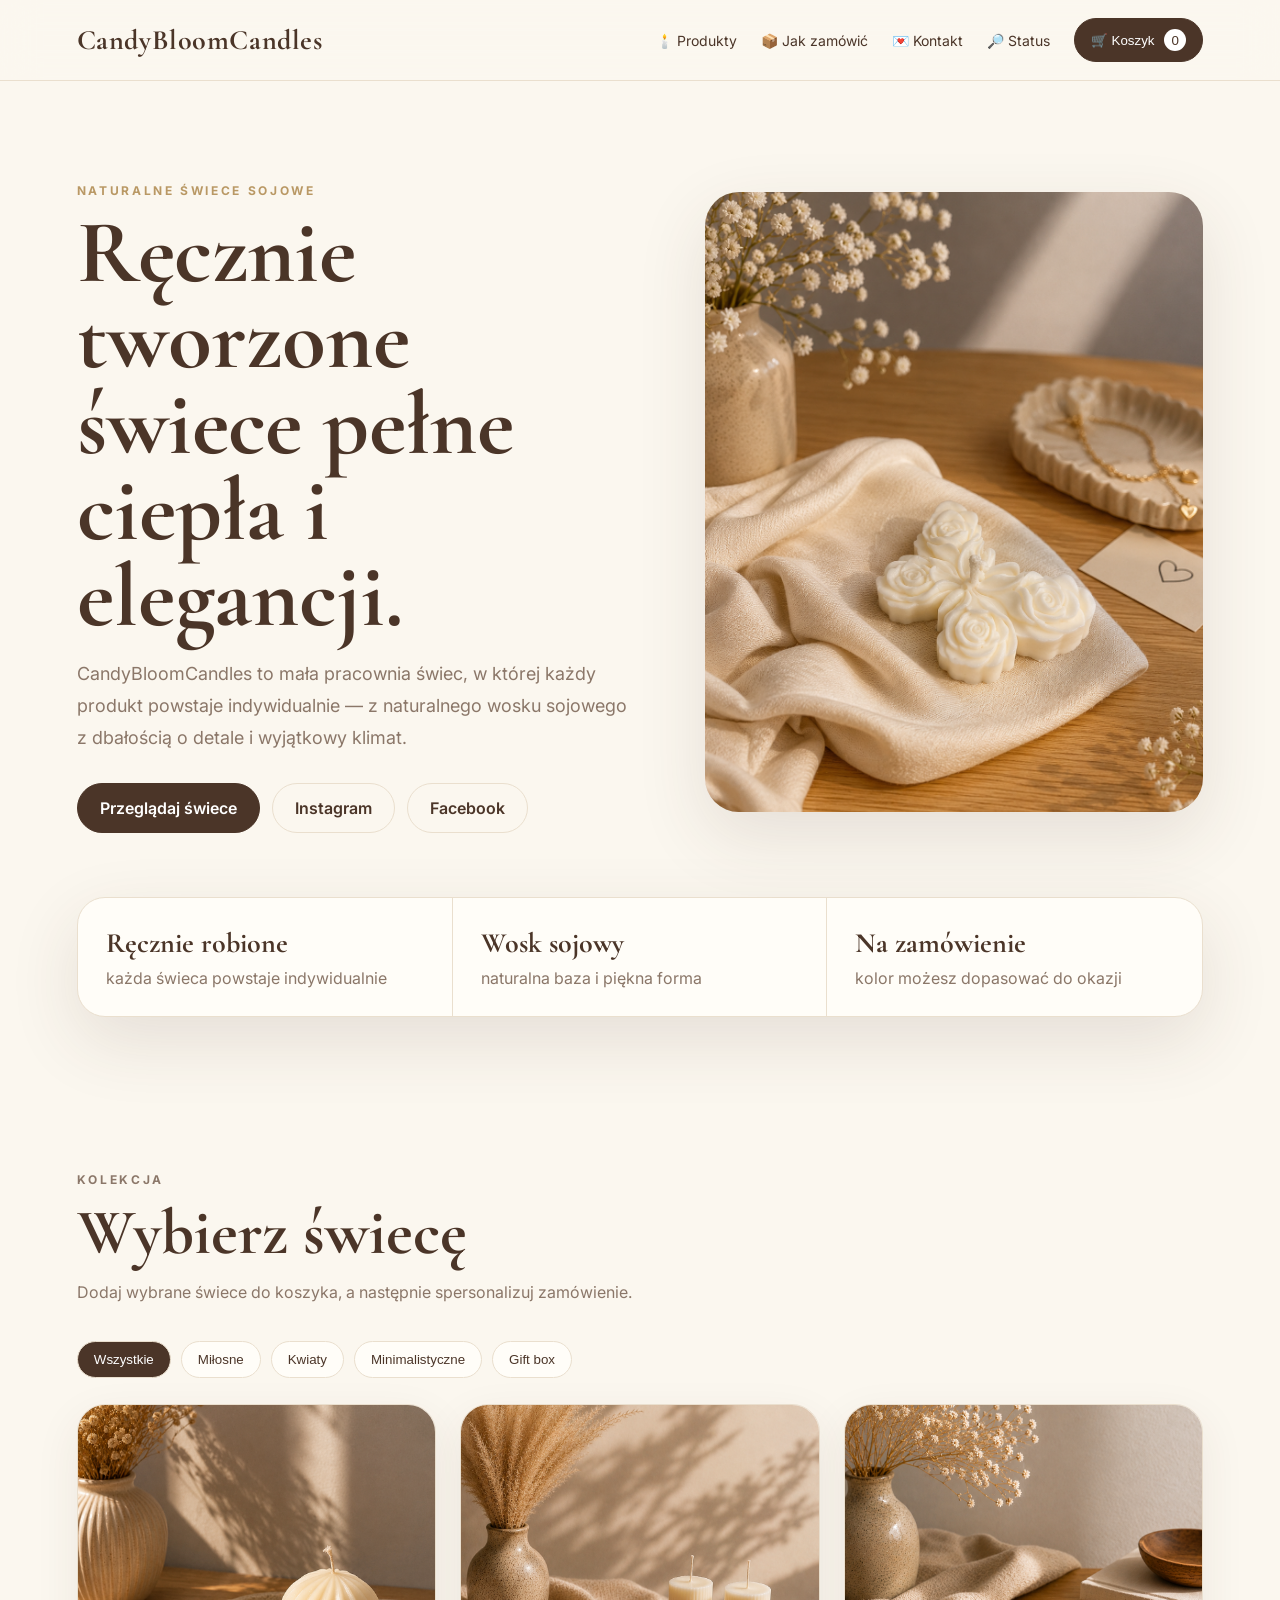
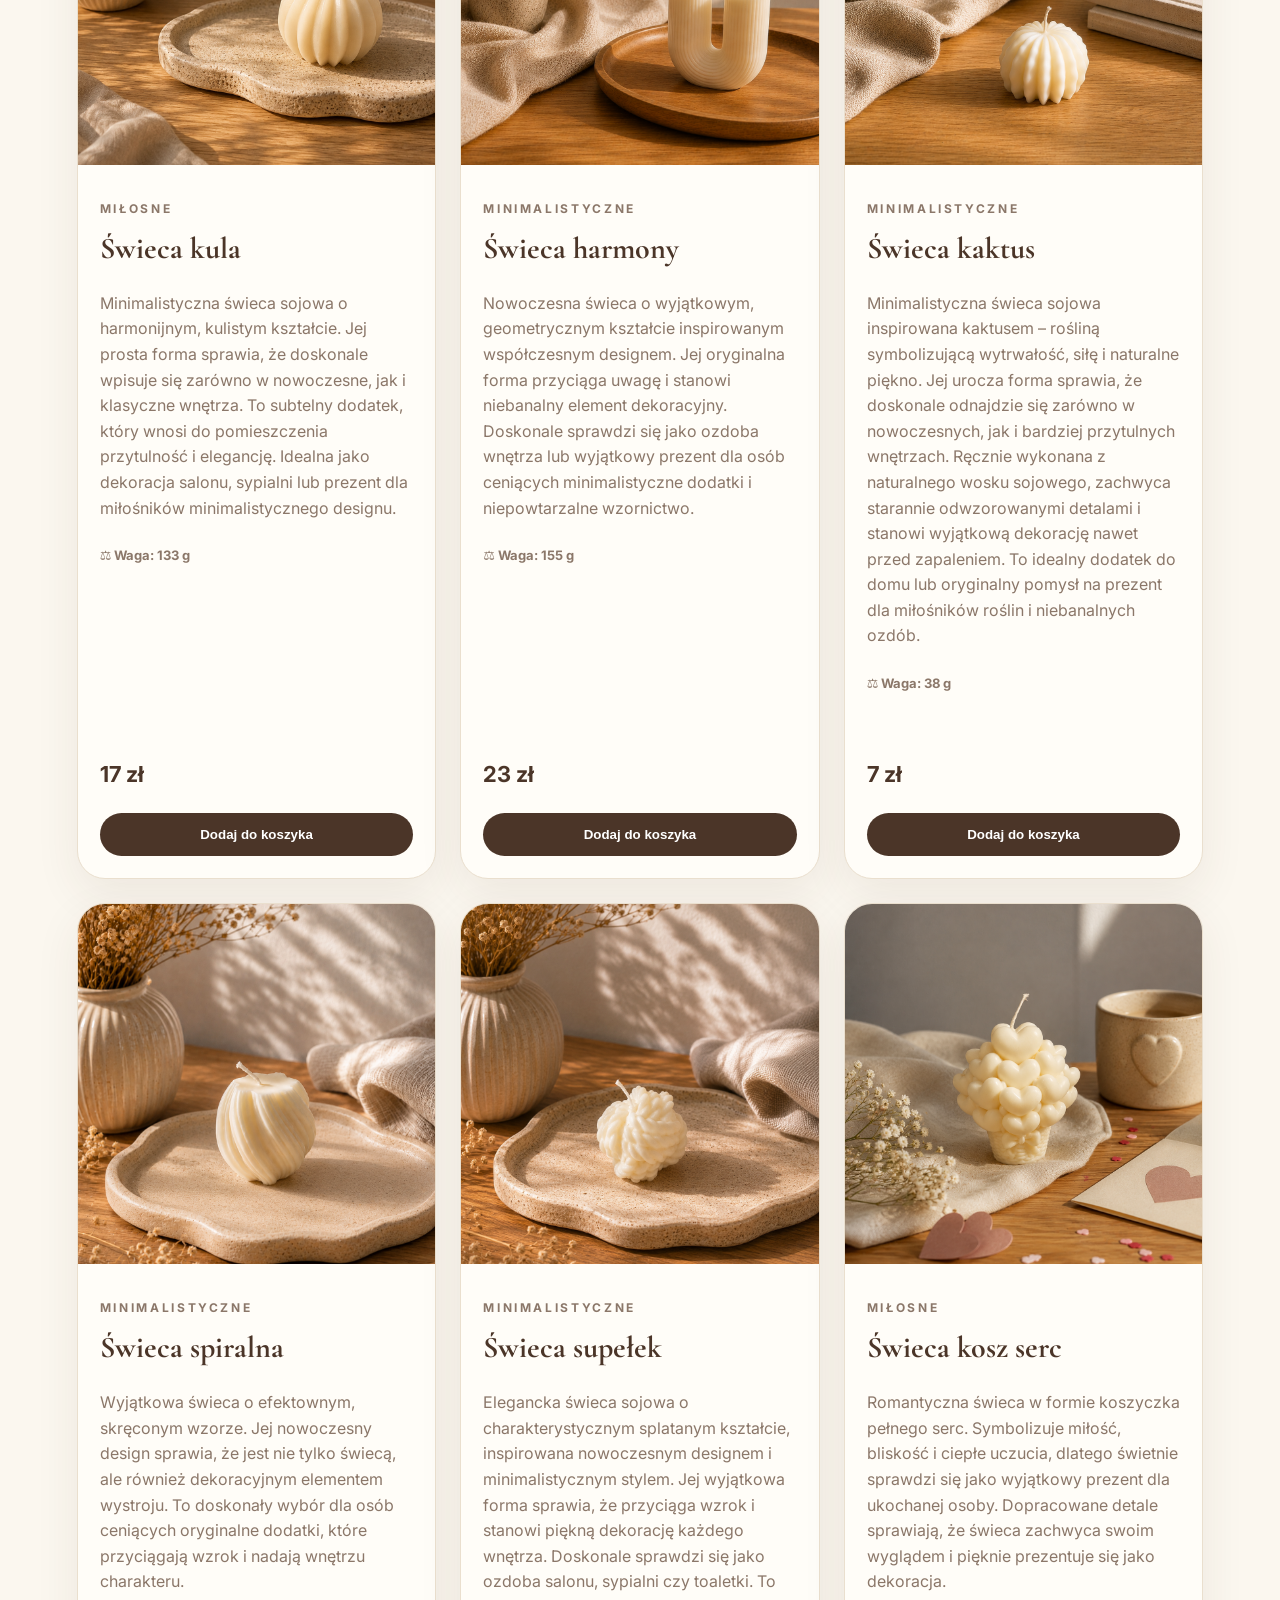
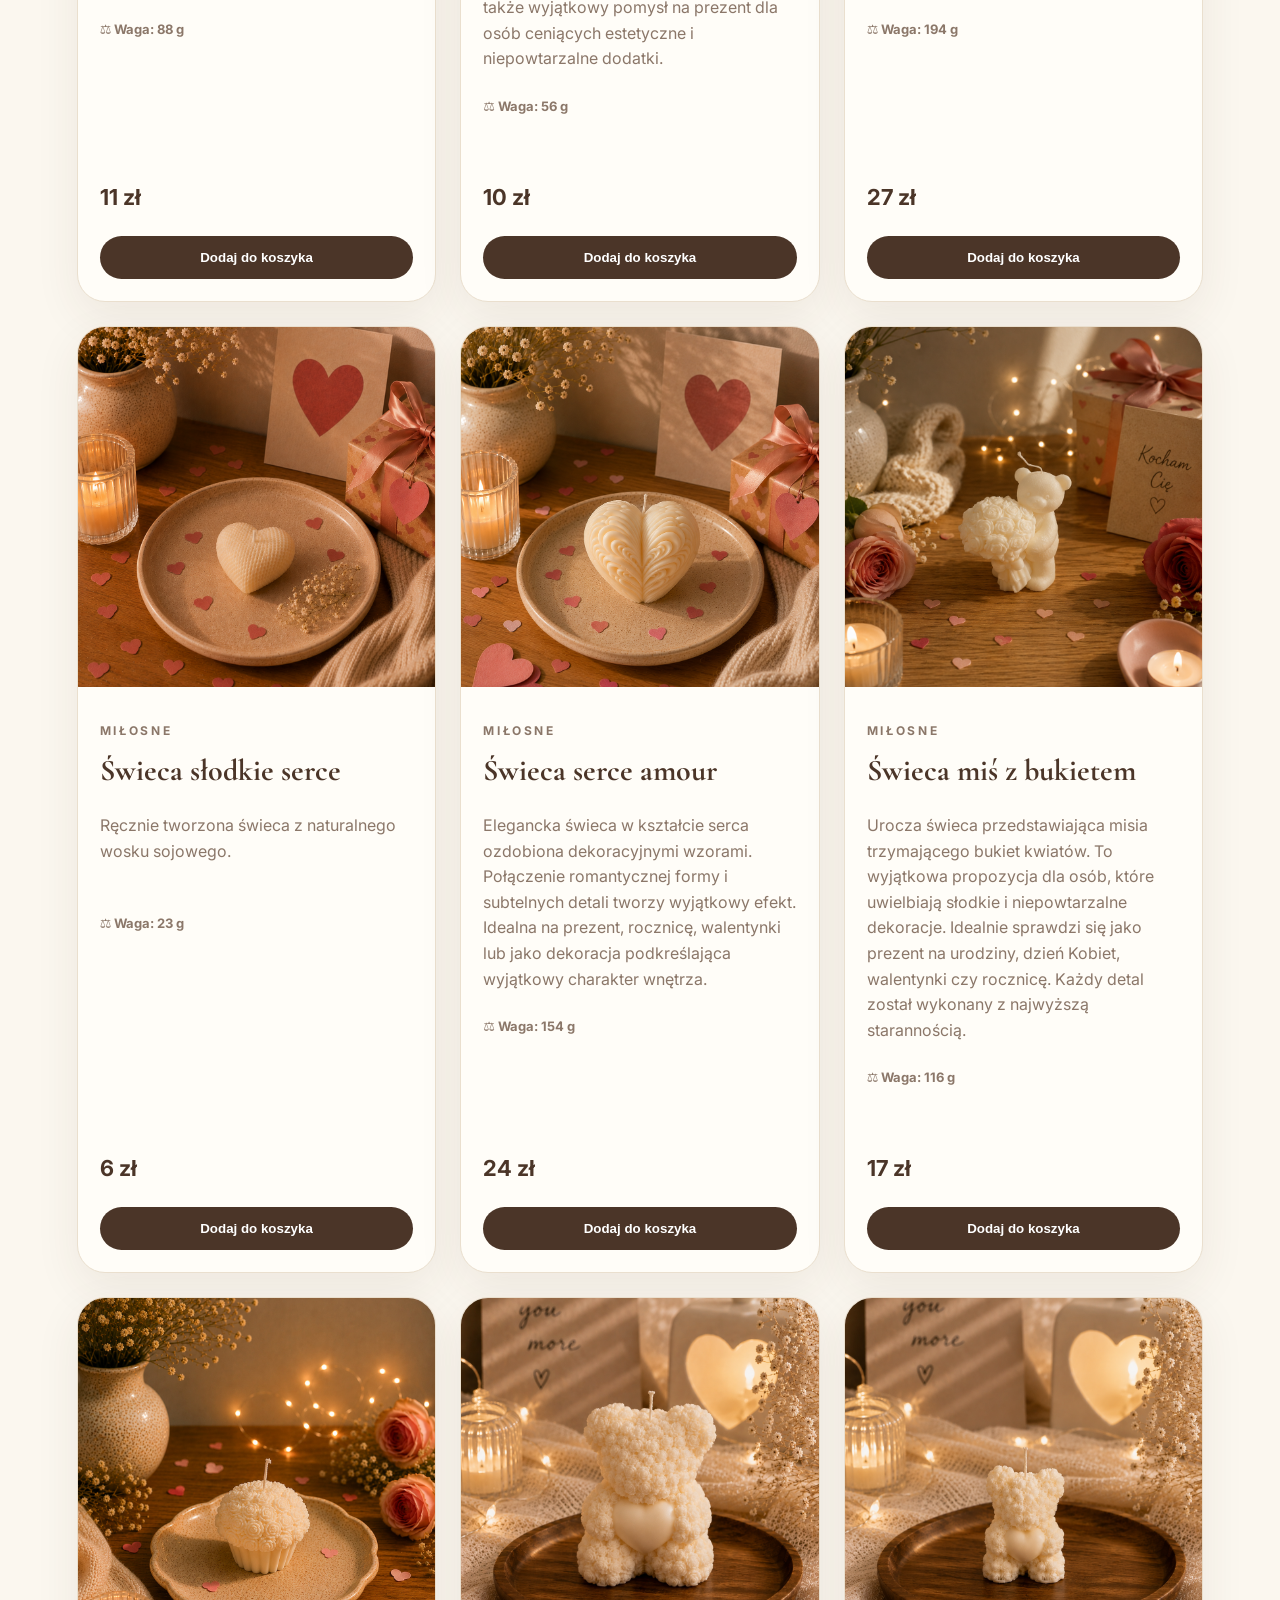
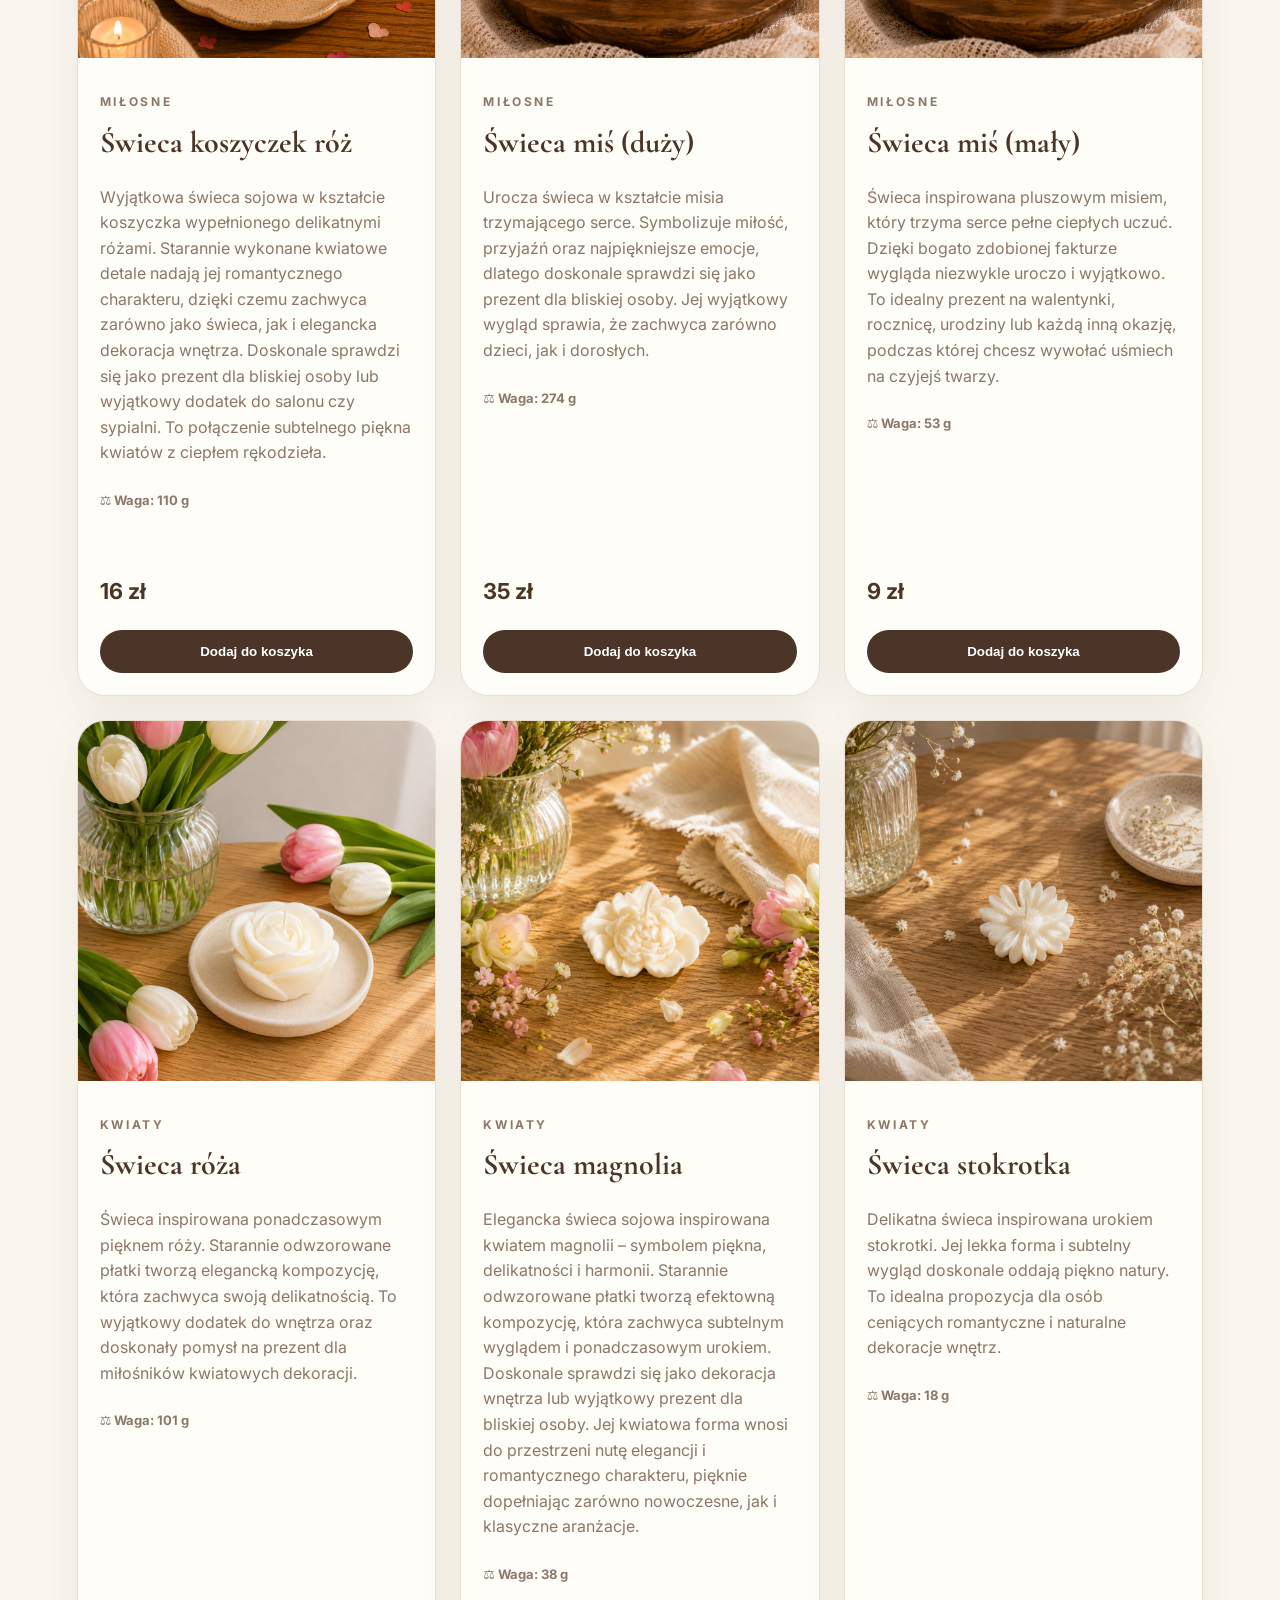
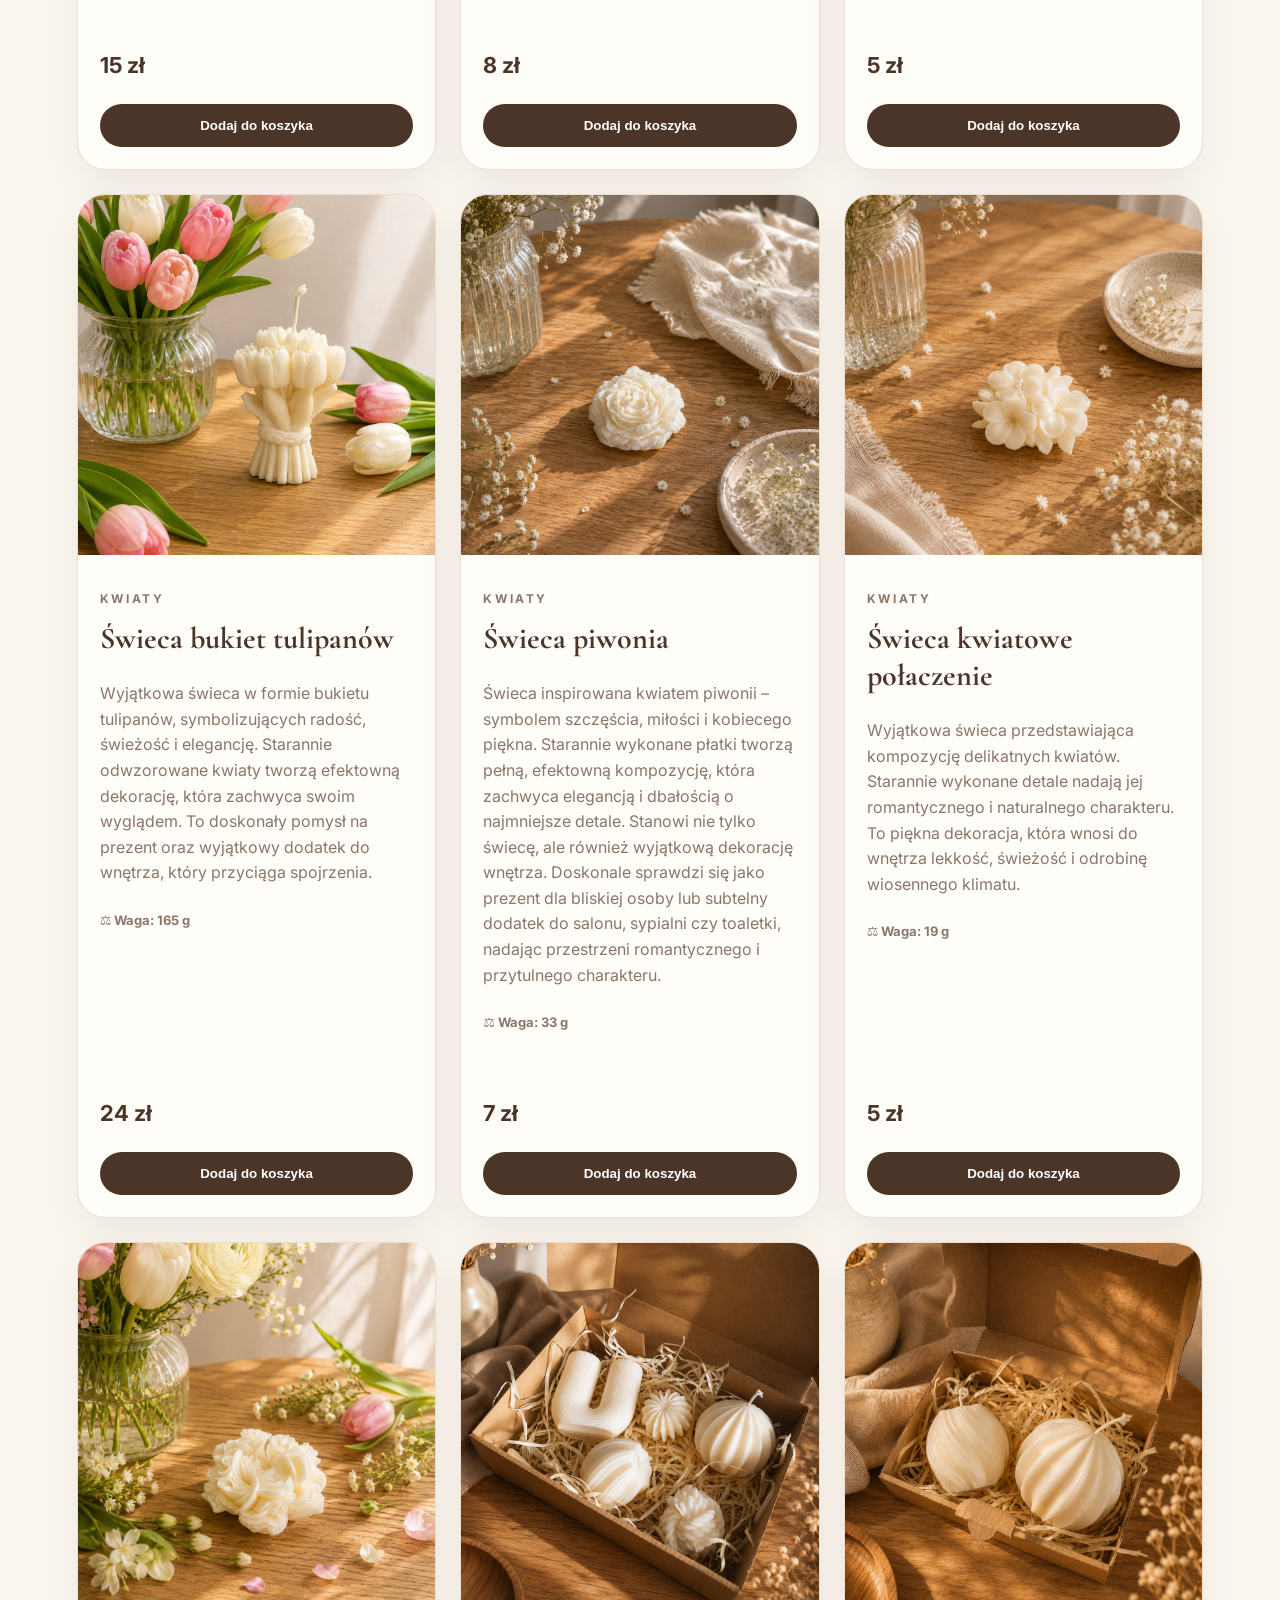
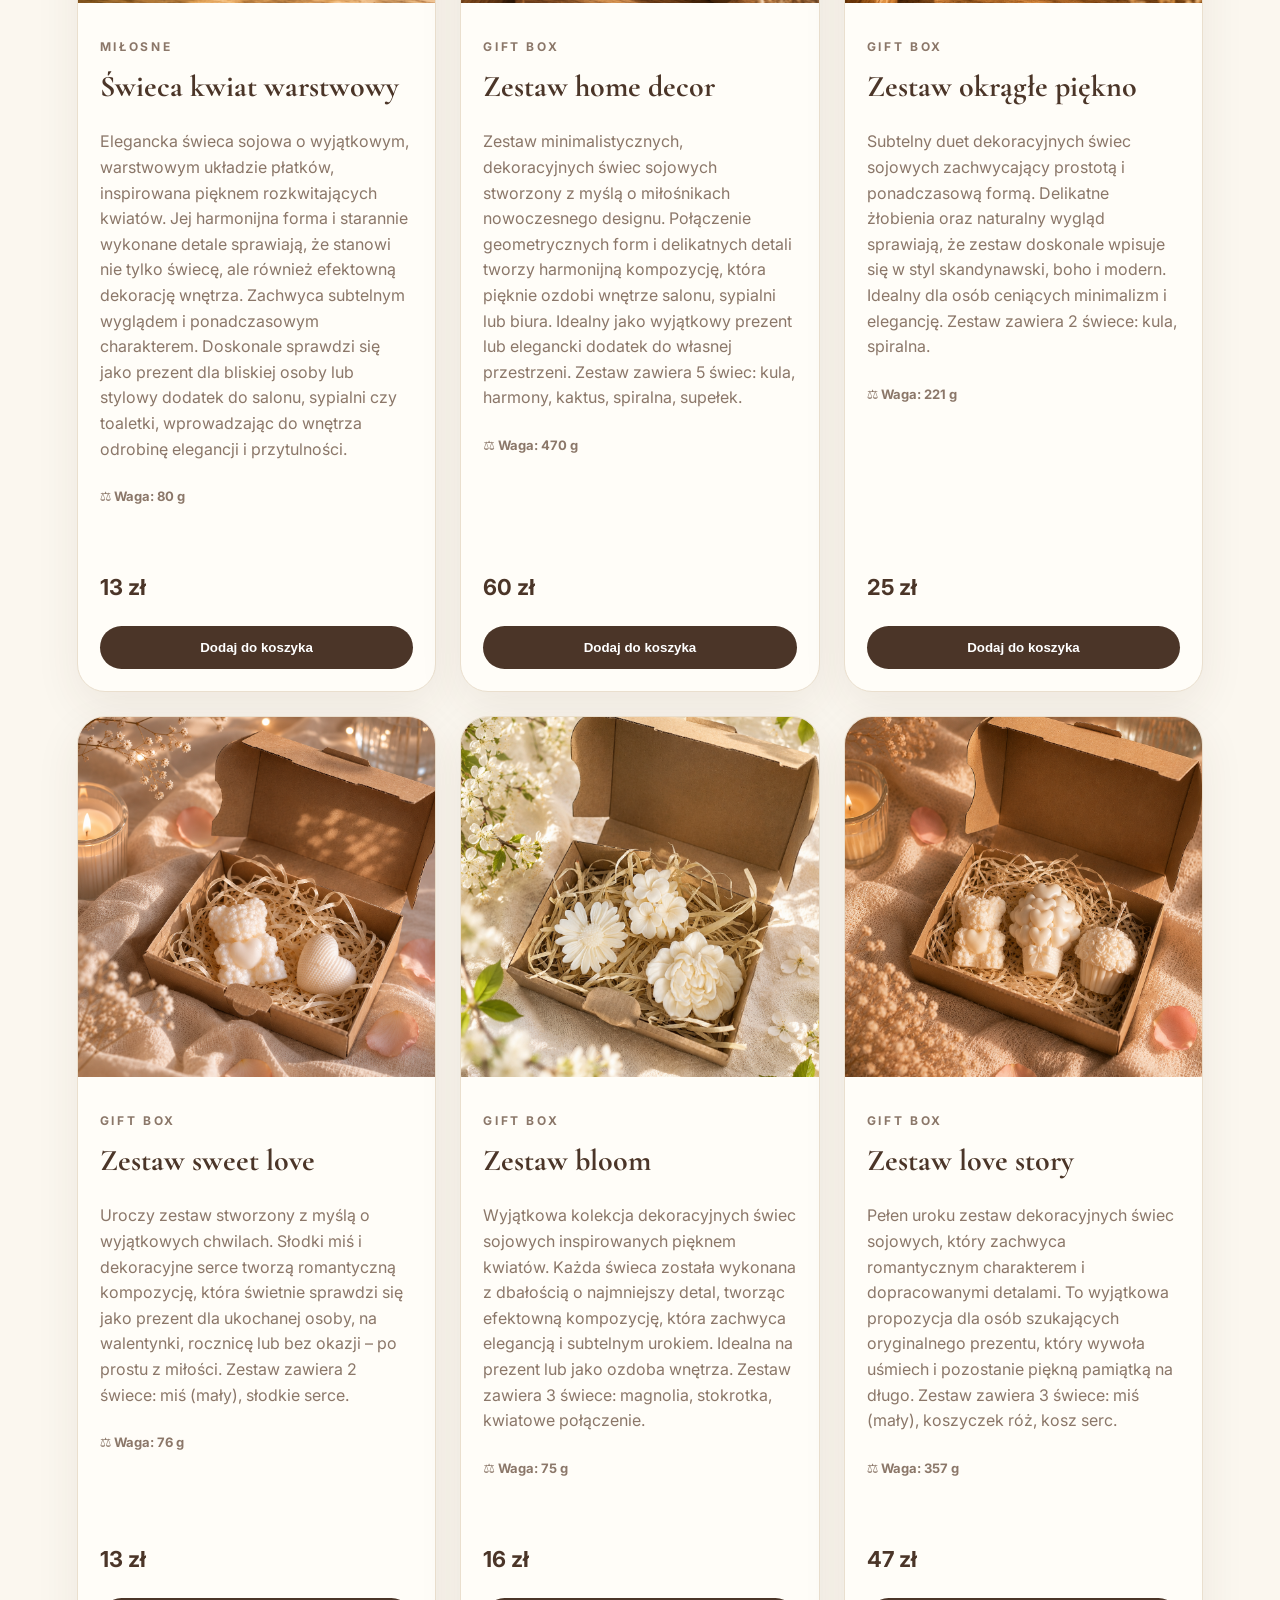
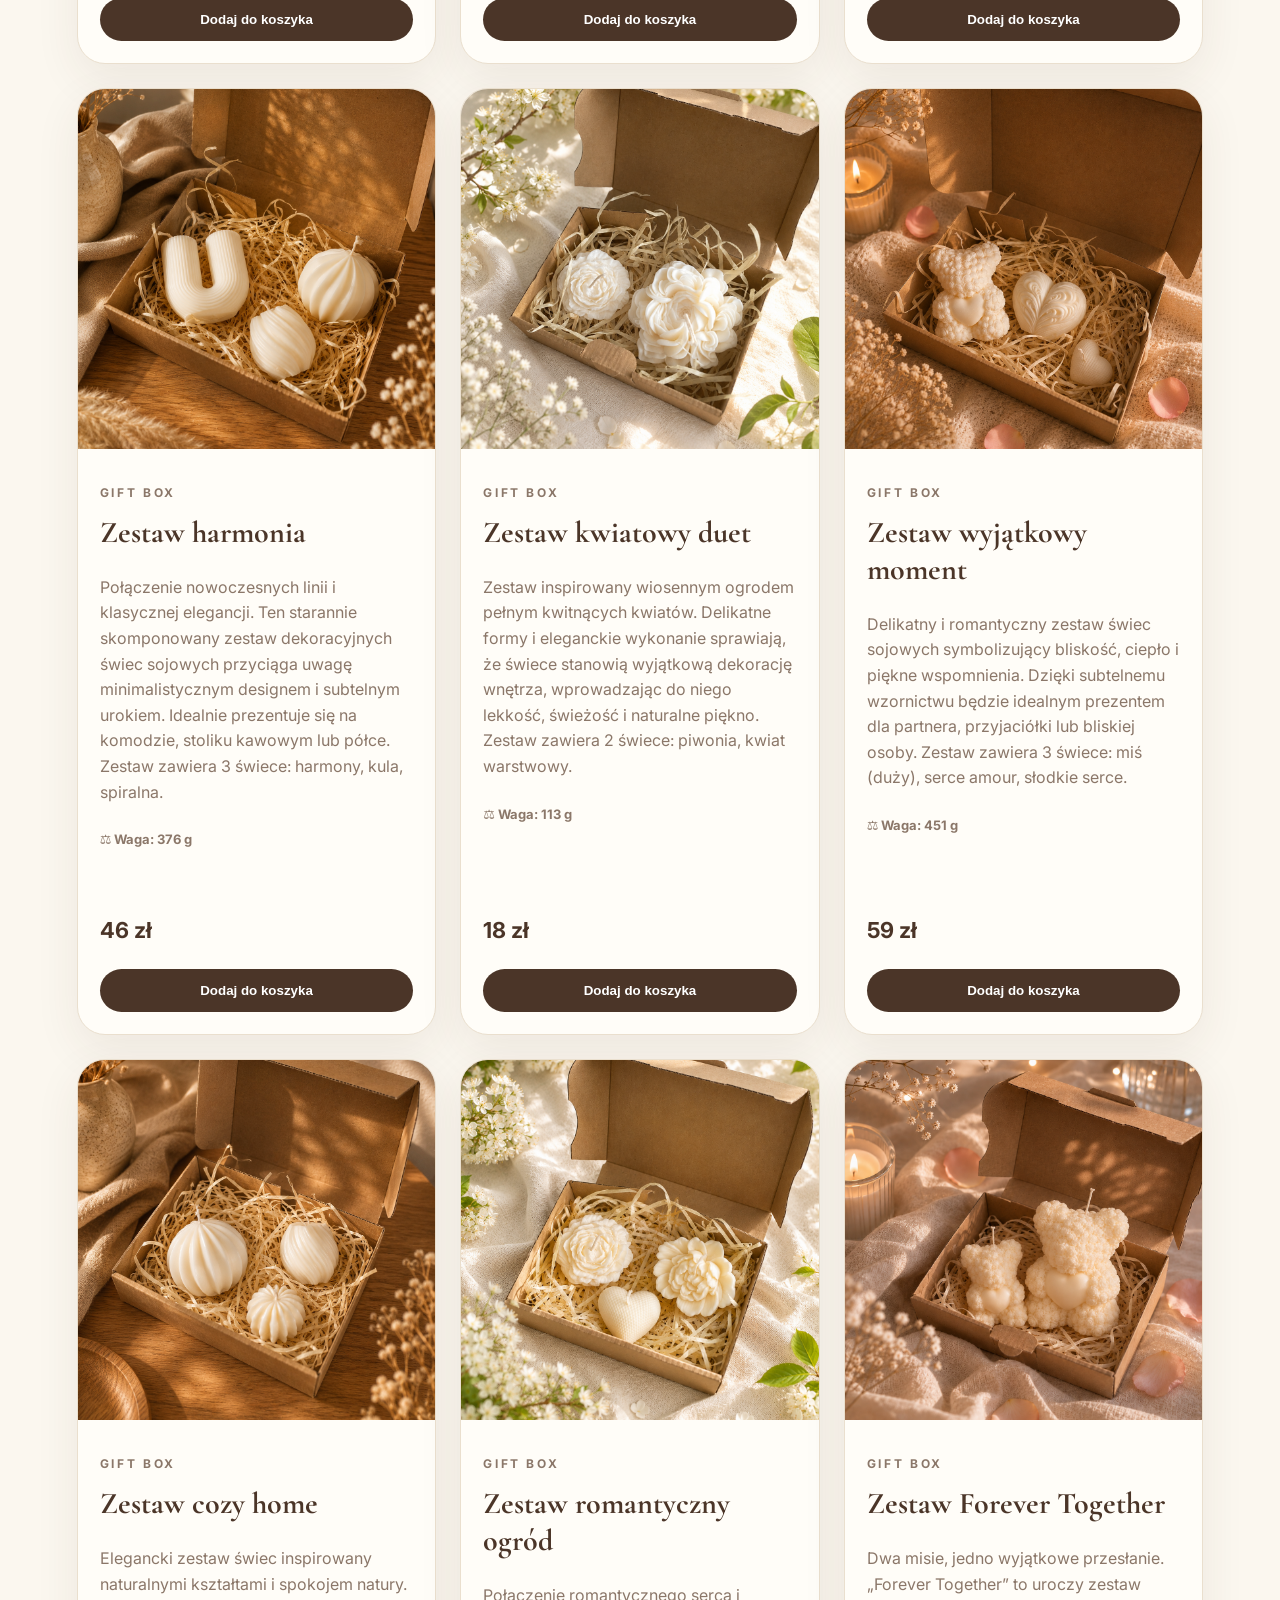
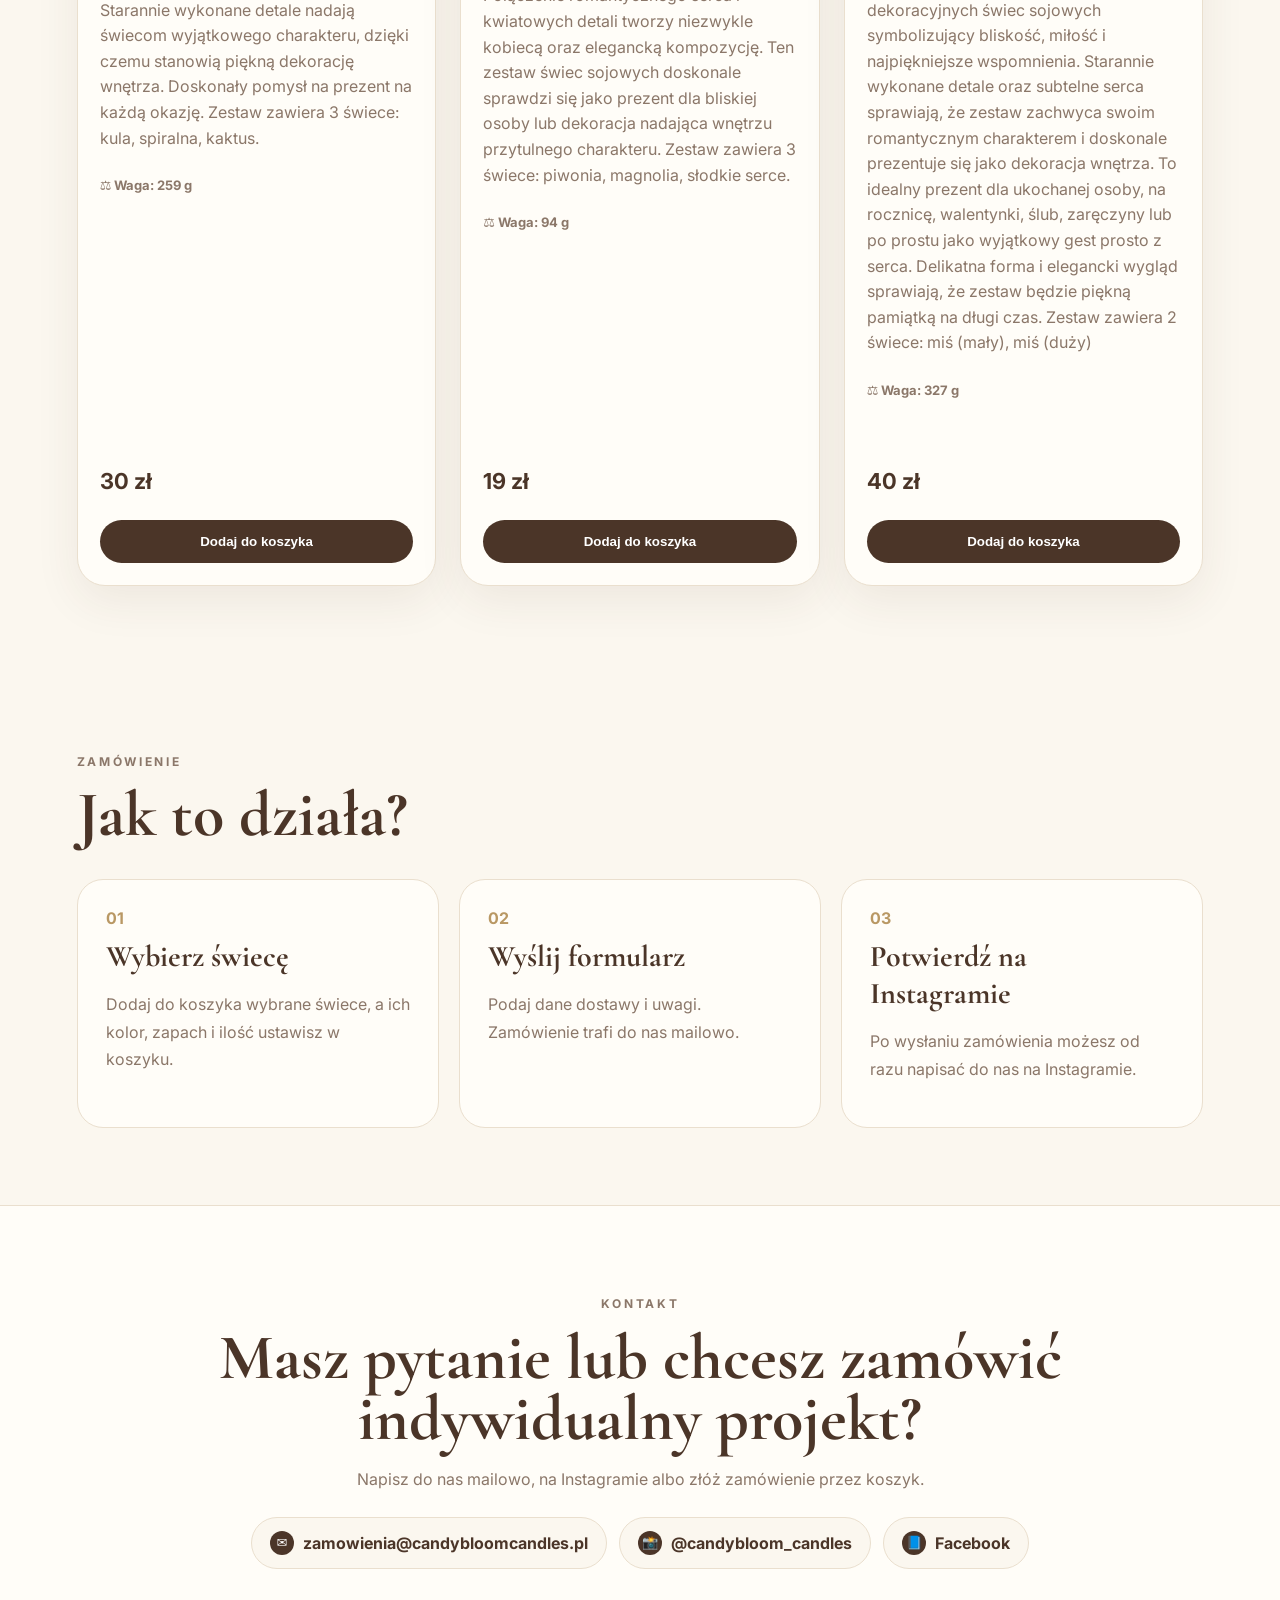
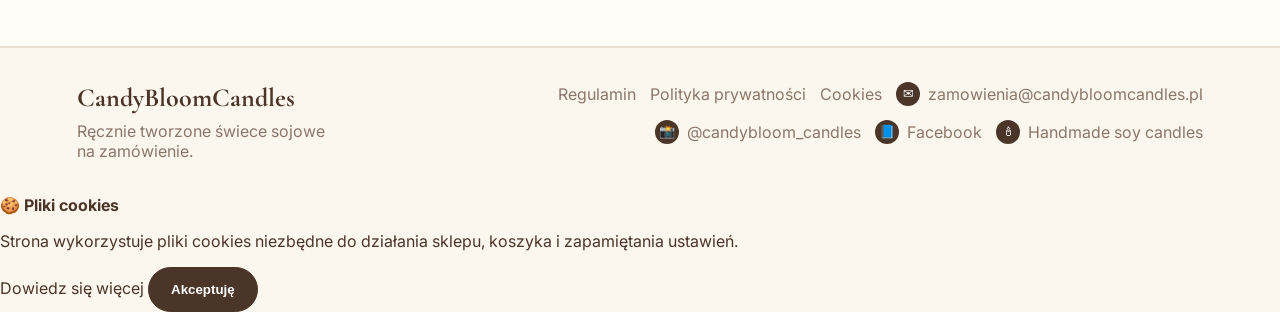
<file: index.html>
<!doctype html>
<html lang="pl">
<head>
  <meta charset="utf-8" />
  <meta name="viewport" content="width=device-width, initial-scale=1" />
  <title>CandyBloomCandles — świece sojowe</title>
  <meta name="description" content="Ręcznie tworzone świece sojowe CandyBloomCandles. Zamówienia indywidualne, zapachy i kolory na życzenie." />
  <link rel="preconnect" href="https://fonts.googleapis.com">
  <link rel="preconnect" href="https://fonts.gstatic.com" crossorigin>
  <link href="https://fonts.googleapis.com/css2?family=Cormorant+Garamond:wght@500;600;700&family=Inter:wght@300;400;500;600&display=swap" rel="stylesheet">
  <link rel="stylesheet" href="/style.css" />
</head>
<body>
  <header class="site-header">
    <a class="logo" href="#top">CandyBloomCandles</a>
    <nav>
      <a href="#produkty">🕯️ Produkty</a>
      <a href="#zamowienie">📦 Jak zamówić</a>
      <a href="#kontakt">💌 Kontakt</a>
      <a href="/status.html">🔎 Status</a>
      <button class="cart-button" id="openCart">🛒 Koszyk <span id="cartCount">0</span></button>
    </nav>
  </header>

  <main id="top">
    <section class="hero">
      <div class="hero-text">
        <p class="eyebrow">Naturalne świece sojowe</p>
        <h1>Ręcznie tworzone świece pełne ciepła i elegancji.</h1>
        <p class="hero-copy">CandyBloomCandles to mała pracownia świec, w której każdy produkt powstaje indywidualnie — z naturalnego wosku sojowego z dbałością o detale i wyjątkowy klimat.</p>
        <div class="hero-actions">
          <a class="primary" href="#produkty">Przeglądaj świece</a>
          <a class="secondary" href="https://instagram.com/candybloom_candles" target="_blank" rel="noreferrer">Instagram</a>
          <a class="secondary" href="https://www.facebook.com/profile.php?id=61590554766575&amp;locale=pl_PL" target="_blank" rel="noreferrer">Facebook</a>
        </div>
      </div>
      <div class="hero-image"><img src="/assets/images/hero.png" alt="Świece CandyBloomCandles" /></div>
    </section>

    <section class="intro">
      <div><strong>Ręcznie robione</strong><span>każda świeca powstaje indywidualnie</span></div>
      <div><strong>Wosk sojowy</strong><span>naturalna baza i piękna forma</span></div>
      <div><strong>Na zamówienie</strong><span>kolor możesz dopasować do okazji</span></div>
    </section>

    <section class="section" id="produkty">
      <div class="section-heading">
        <p class="eyebrow">Kolekcja</p>
        <h2>Wybierz świecę</h2>
        <p>Dodaj wybrane świece do koszyka, a następnie spersonalizuj zamówienie.</p>
      </div>
      <div class="filters" id="categoryFilters"></div>
      <div class="products-grid" id="productsGrid"></div>
    </section>

    <section class="section how" id="zamowienie">
      <div class="section-heading">
        <p class="eyebrow">Zamówienie</p>
        <h2>Jak to działa?</h2>
      </div>
      <div class="steps">
        <article><span>01</span><h3>Wybierz świecę</h3><p>Dodaj do koszyka wybrane świece, a ich kolor, zapach i ilość ustawisz w koszyku.</p></article>
        <article><span>02</span><h3>Wyślij formularz</h3><p>Podaj dane dostawy i uwagi. Zamówienie trafi do nas mailowo.</p></article>
        <article><span>03</span><h3>Potwierdź na Instagramie</h3><p>Po wysłaniu zamówienia możesz od razu napisać do nas na Instagramie.</p></article>
      </div>
    </section>

    <section class="section contact" id="kontakt">
      <p class="eyebrow">Kontakt</p>
      <h2>Masz pytanie lub chcesz zamówić indywidualny projekt?</h2>
      <p>Napisz do nas mailowo, na Instagramie albo złóż zamówienie przez koszyk.</p>
      <div class="contact-actions">
        <a class="contact-pill" href="mailto:zamowienia@candybloomcandles.pl">
          <span class="icon">✉</span>
          zamowienia@candybloomcandles.pl
        </a>
        <a class="contact-pill" href="https://instagram.com/candybloom_candles" target="_blank" rel="noreferrer">
          <span class="icon">📸</span>
          @candybloom_candles
        </a>
        <a class="contact-pill" href="https://www.facebook.com/profile.php?id=61590554766575&locale=pl_PL" target="_blank" rel="noreferrer">
          <span class="icon">📘</span>
          Facebook
        </a>
      </div>
    </section>
  </main>

  <aside class="cart-panel" id="cartPanel" aria-hidden="true">
    <div class="cart-card">
      <button class="close" id="closeCart">×</button>
      <h2>Koszyk</h2>
      <div id="cartItems" class="cart-items"></div>
      <div class="total">Produkty: <strong id="cartProductsTotal">0 zł</strong></div>
      <div class="total cart-delivery-line">Dostawa: <strong id="cartDeliveryTotal">0 zł</strong></div>
      <div class="total cart-final-line">Do zapłaty: <strong id="cartTotal">0 zł</strong></div>
      <p class="small-note minimum-order-note" id="minimumOrderNote">📦 Minimalna wartość zamówienia wynosi 20 zł za produkty, bez kosztów dostawy.</p>

      <form name="zamowienie" id="orderForm" style="display:none">
        <input type="hidden" name="form-name" value="zamowienie" />
        <p class="hidden"><label>Nie wypełniaj: <input name="bot-field" /></label></p>
        <input type="hidden" name="koszyk" id="cartData" />
        <input type="hidden" name="kwota" id="cartAmount" />
        <input type="hidden" name="numer_zamowienia" id="orderNumber" />
        <input type="hidden" name="status" value="Nowe" />
        <label>Imię i nazwisko<input required name="imie_i_nazwisko" /></label>
        <label>E-mail<input required type="email" name="email" /></label>
        <label>Telefon<input required name="telefon" /></label>
        <label>Sposób dostawy
          <select id="deliveryMethod" name="delivery_method" required>
            <option value="paczkomat">InPost Paczkomat — 16,49 zł</option>
            <option value="kurier">InPost Kurier — 19,49 zł</option>
            <option value="odbior">Odbiór osobisty (Katowice) — 0 zł</option>
          </select>
        </label>
        <p class="small-note" id="deliverySummary">Dostawa: InPost Paczkomat — 16,49 zł</p>
        <label>Adres dostawy / Paczkomat / informacja do odbioru<textarea required name="adres_dostawy" rows="3" placeholder="Dla Paczkomatu wpisz wybrany paczkomat, dla kuriera adres, dla odbioru osobistego wpisz: odbiór osobisty."></textarea></label>
        <label>Uwagi do zamówienia<textarea name="uwagi" rows="3" placeholder="Np. okazja, preferowany termin, dodatkowe informacje"></textarea></label>
        <p class="small-note order-info-note">Każda świeca wykonywana jest ręcznie na zamówienie. Po złożeniu zamówienia otrzymasz potwierdzenie, a dane do płatności prześlemy po weryfikacji zamówienia. Na opłacenie zamówienia przysługuje 24 godziny.</p>
        <div class="checkbox-consent">
          <input type="checkbox" id="acceptRules" name="accept_rules" required>
          <label for="acceptRules">
            Akceptuję
            <a href="/regulamin.html" target="_blank" rel="noreferrer">Regulamin</a>
            oraz
            <a href="/polityka-prywatnosci.html" target="_blank" rel="noreferrer">Politykę Prywatności</a>.
          </label>
        </div>
        <button class="primary full" type="submit">Personalizuj i wyślij zamówienie</button>
        <p class="small-note">Po wysłaniu zamówienia skontaktujemy się w celu potwierdzenia realizacji i płatności.</p>
      </form>
    </div>
  </aside>

  <footer class="premium-footer">
    <div>
      <strong>CandyBloomCandles</strong>
      <span>Ręcznie tworzone świece sojowe na zamówienie.</span>
    </div>
    <div class="footer-links">
      <a href="/regulamin.html">Regulamin</a>
      <a href="/polityka-prywatnosci.html">Polityka prywatności</a>
      <a href="/cookies.html">Cookies</a>
      <a href="mailto:zamowienia@candybloomcandles.pl"><span class="icon">✉</span> zamowienia@candybloomcandles.pl</a>
      <a href="https://instagram.com/candybloom_candles" target="_blank" rel="noreferrer"><span class="icon">📸</span> @candybloom_candles</a>
      <a href="https://www.facebook.com/profile.php?id=61590554766575&amp;locale=pl_PL" target="_blank" rel="noreferrer"><span class="icon">📘</span> Facebook</a>
      <span><span class="icon">🕯</span> Handmade soy candles</span>
    </div>
  </footer>


  <div class="cookie-banner" id="cookieBanner" hidden>
    <div>
      <strong>🍪 Pliki cookies</strong>
      <p>Strona wykorzystuje pliki cookies niezbędne do działania sklepu, koszyka i zapamiętania ustawień.</p>
    </div>
    <div class="cookie-actions">
      <a href="/cookies.html">Dowiedz się więcej</a>
      <button class="primary" type="button" id="acceptCookies">Akceptuję</button>
    </div>
  </div>

  <script src="/script.js"></script>
</body>
</html>
</file>
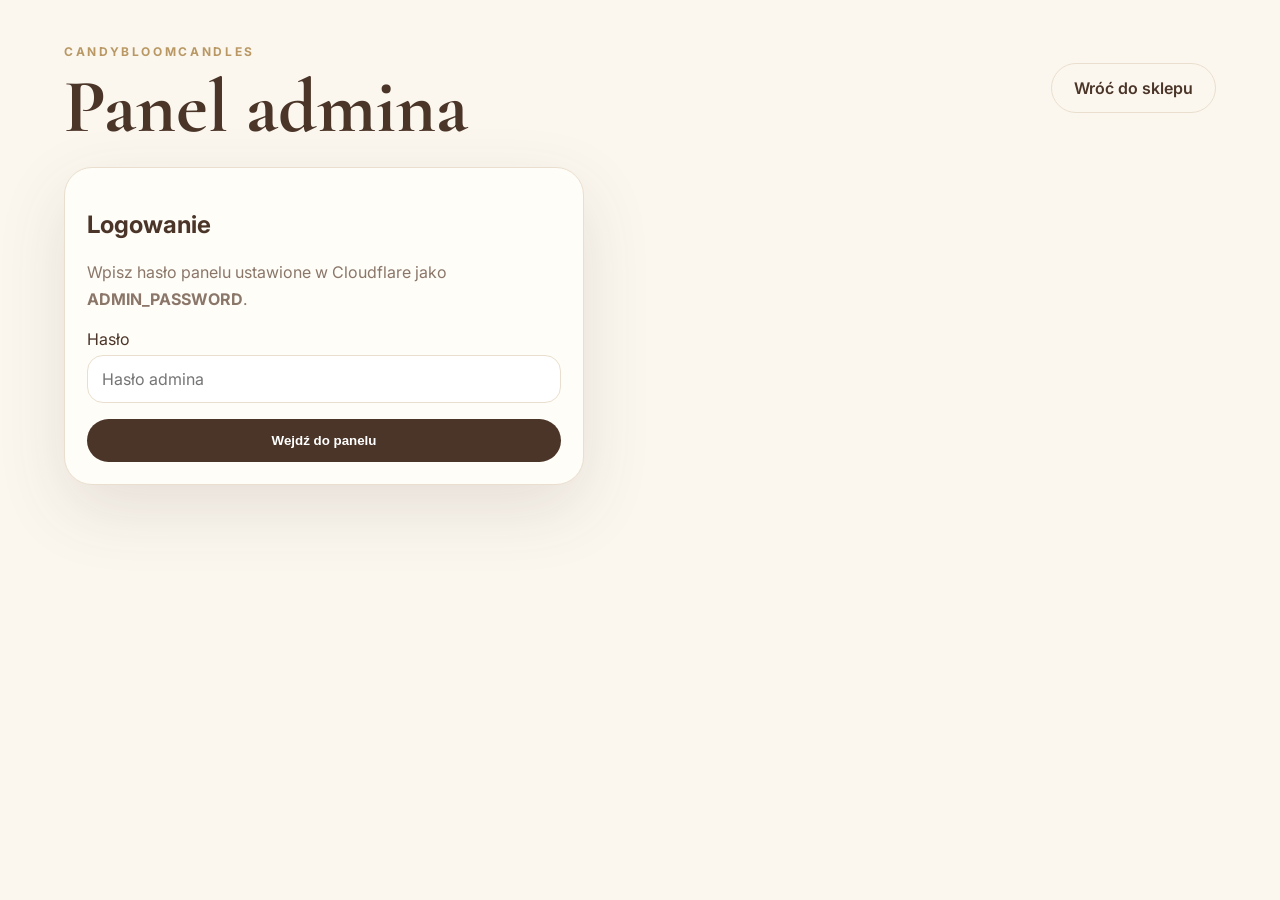
<file: admin/index.html>
<!doctype html>
<html lang="pl">
<head>
  <meta charset="utf-8" />
  <meta name="viewport" content="width=device-width, initial-scale=1" />
  <title>Panel admina — CandyBloomCandles</title>
  <link rel="preconnect" href="https://fonts.googleapis.com">
  <link rel="preconnect" href="https://fonts.gstatic.com" crossorigin>
  <link href="https://fonts.googleapis.com/css2?family=Cormorant+Garamond:wght@500;600;700&family=Inter:wght@300;400;500;600&display=swap" rel="stylesheet">
  <link rel="stylesheet" href="/style.css" />
  <style>
    body{background:var(--cream)}
    .admin-app{padding:32px 5vw;max-width:1400px;margin:auto}
    .admin-header{display:flex;align-items:center;justify-content:space-between;gap:18px;margin-bottom:24px}
    .admin-header h1{font-family:'Cormorant Garamond',serif;font-size:clamp(42px,6vw,76px);line-height:.95;margin:0}
    .admin-tabs{display:flex;gap:10px;flex-wrap:wrap;margin:20px 0}
    .admin-tab{border:1px solid var(--line);background:var(--paper);border-radius:999px;padding:12px 18px;cursor:pointer;font-weight:700;color:var(--brown)}
    .admin-tab.active{background:var(--brown);color:white}
    .admin-card{background:var(--paper);border:1px solid var(--line);border-radius:28px;padding:22px;box-shadow:var(--shadow);margin-bottom:20px}
    .admin-grid{display:grid;grid-template-columns:360px 1fr;gap:22px;align-items:start}
    .products-list{display:grid;gap:10px;max-height:70vh;overflow:auto;padding-right:4px}
    .product-row{display:grid;grid-template-columns:68px 1fr auto;gap:12px;align-items:center;border:1px solid var(--line);background:#fff;border-radius:18px;padding:10px;cursor:pointer;text-align:left;color:var(--brown)}
    .product-row.active{outline:2px solid var(--brown)}
    .product-row img{width:68px;height:68px;border-radius:14px;object-fit:cover;background:var(--beige)}
    .product-row strong{display:block}
    .product-row small{color:var(--muted)}
    .admin-form{display:grid;grid-template-columns:repeat(2,minmax(0,1fr));gap:14px}
    .admin-form label{font-weight:700;font-size:13px}
    .admin-form .full{grid-column:1/-1}
    .preview-layout{display:grid;grid-template-columns:minmax(280px,420px) 1fr;gap:24px;align-items:start}
    .live-product{background:var(--paper);border:1px solid var(--line);border-radius:28px;overflow:hidden;box-shadow:0 15px 45px rgba(75,53,40,.08)}
    .live-product .live-img{height:360px;overflow:hidden;background:var(--beige)}
    .live-product img{width:100%;height:100%;object-fit:cover}
    .live-body{padding:22px}
    .live-body h3{font-family:'Cormorant Garamond',serif;font-size:30px;margin:0 0 8px}
    .live-body p{color:var(--muted);line-height:1.6}
    .range-line{display:grid;gap:8px;margin:12px 0}
    .range-line div{display:flex;justify-content:space-between;gap:12px;color:var(--muted);font-size:13px}
    .actions{display:flex;gap:10px;flex-wrap:wrap;margin-top:16px}
    .danger{background:#fff;border:1px solid #d8b6a6;color:#8b2f1d;border-radius:999px;padding:12px 18px;font-weight:700;cursor:pointer}
    .success-banner,.error-banner{display:none;border-radius:18px;padding:14px 16px;margin:14px 0;font-weight:700}
    .success-banner{background:#e8f8ee;color:#1e6b3a;border:1px solid #bde8ca}
    .error-banner{background:#fff1ee;color:#8b2f1d;border:1px solid #e5b7aa}
    .settings-list{display:grid;gap:10px}
    .list-item{display:grid;grid-template-columns:1fr auto;gap:10px;align-items:center}
    .password-box{max-width:520px}
    .muted{color:var(--muted);line-height:1.7}
    .hidden-admin{display:none!important}
    .pricing-grid{display:grid;grid-template-columns:repeat(2,minmax(0,1fr));gap:16px;margin:18px 0}
    .pricing-card{background:#fff;border:1px solid var(--line);border-radius:22px;padding:18px}
    .pricing-card h3{font-family:'Cormorant Garamond',serif;font-size:28px;margin:0 0 12px}
    .pricing-fields{display:grid;gap:10px}
    .tier-row{display:grid;grid-template-columns:1fr 1fr auto;gap:10px;align-items:end;margin-bottom:10px}
    .tier-row label{display:grid;gap:6px}
    .pricing-note{font-size:13px;color:var(--muted);line-height:1.5;margin-top:8px}
    .orders-stats{display:grid;grid-template-columns:repeat(5,minmax(0,1fr));gap:12px;margin-bottom:18px}
    .stat-card{background:#fff;border:1px solid var(--line);border-radius:20px;padding:16px}
    .stat-card strong{display:block;font-family:'Cormorant Garamond',serif;font-size:32px;color:var(--brown)}
    .orders-tools{display:flex;gap:10px;flex-wrap:wrap;margin:14px 0}
    .orders-table{display:grid;gap:10px}
    .order-row{display:grid;grid-template-columns:170px 1fr 110px 150px 120px;gap:12px;align-items:center;background:#fff;border:1px solid var(--line);border-radius:18px;padding:14px;text-align:left;color:var(--brown);cursor:pointer}
    .order-row small{color:var(--muted);display:block}
    .order-details{background:#fff;border:1px solid var(--line);border-radius:22px;padding:18px;margin-top:16px;white-space:pre-wrap}
    .status-pill{display:inline-flex;border-radius:999px;padding:7px 10px;background:#f7eee8;color:var(--brown);font-weight:700;font-size:12px}
    @media(max-width:980px){.admin-grid,.preview-layout,.admin-form,.pricing-grid,.pricing-fields,.tier-row,.orders-stats,.order-row{grid-template-columns:1fr}.products-list{max-height:none}}
  </style>
</head>
<body>
  <main class="admin-app">
    <div class="admin-header">
      <div>
        <p class="eyebrow">CandyBloomCandles</p>
        <h1>Panel admina</h1>
      </div>
      <a class="secondary" href="/">Wróć do sklepu</a>
    </div>

    <section class="admin-card password-box" id="loginBox">
      <h2>Logowanie</h2>
      <p class="muted">Wpisz hasło panelu ustawione w Cloudflare jako <strong>ADMIN_PASSWORD</strong>.</p>
      <label>Hasło
        <input id="adminPassword" type="password" placeholder="Hasło admina">
      </label>
      <button class="primary full" type="button" id="loginBtn" onclick="candyLoginNow()">Wejdź do panelu</button>
    </section>

    <section id="panel" class="hidden-admin">
      <div class="admin-tabs">
        <button class="admin-tab active" data-tab="products" onclick="candyShowTab('products', this)">📦 Produkty</button>
        <button class="admin-tab" data-tab="settings" onclick="candyShowTab('settings', this)">🌸 Zapachy i kategorie</button>
        <button class="admin-tab" data-tab="pricing" onclick="candyShowTab('pricing', this)">💰 Cennik zapachów</button>
        <button class="admin-tab" data-tab="orders" onclick="candyShowTab('orders', this)">📦 Zamówienia</button>
        <button class="admin-tab" data-tab="help" onclick="candyShowTab('help', this)">ℹ️ Pomoc</button>
      </div>

      <div class="success-banner" id="successBox">✅ Zmiany zapisane. Cloudflare zaraz opublikuje stronę.</div>
      <div class="error-banner" id="errorBox">Coś poszło nie tak.</div>

      <section id="productsTab">
        <div class="admin-grid">
          <div class="admin-card">
            <div class="actions">
              <button class="primary" type="button" id="addProductBtn">➕ Dodaj produkt</button>
              <button class="secondary" type="button" id="duplicateProductBtn">Kopiuj</button>
            </div>
            <div class="products-list" id="productsList"></div>
          </div>

          <div class="admin-card">
            <div class="preview-layout">
              <article class="live-product">
                <div class="live-img">
                  <img id="previewImage" src="/assets/images/hero.png" alt="">
                </div>
                <div class="live-body">
                  <p class="eyebrow" id="previewCategory">Kategoria</p>
                  <h3 id="previewName">Nazwa produktu</h3>
                  <p id="previewDesc">Opis produktu</p>
                  <div class="price" id="previewPrice">25 zł</div>
                  <button class="add" type="button">Dodaj do koszyka</button>
                </div>
              </article>

              <div>
                <form class="admin-form" id="productForm">
                  <label>Nazwa produktu
                    <input id="pName">
                  </label>
                  <label>Cena bazowa
                    <input id="pPrice" type="number" min="0">
                  </label>
                  <label>Waga świeczki (g)
                    <input id="pWeight" type="number" min="0">
                  </label>
                  <label>Kategoria
                    <select id="pCategory"></select>
                  </label>
                  <label>Widoczny
                    <select id="pVisible">
                      <option value="true">Tak</option>
                      <option value="false">Nie</option>
                    </select>
                  </label>
                  <label class="full">Opis
                    <textarea id="pDescription" rows="4"></textarea>
                  </label>
                  <label class="full">Zdjęcie
                    <input id="pImage" placeholder="/assets/images/swieca-1.png">
                  </label>
                  <label class="full">Wgraj nowe zdjęcie
                    <input id="pUpload" type="file" accept="image/*">
                  </label>

                  <div class="full">
                    <div class="range-line">
                      <div><strong>Pozycja pozioma</strong><span id="xVal">50%</span></div>
                      <input id="pX" type="range" min="0" max="100" value="50">
                    </div>
                    <div class="range-line">
                      <div><strong>Pozycja pionowa</strong><span id="yVal">50%</span></div>
                      <input id="pY" type="range" min="0" max="100" value="50">
                    </div>
                    <div class="range-line">
                      <div><strong>Zoom</strong><span id="zoomVal">1.00</span></div>
                      <input id="pZoom" type="range" min="1" max="1.6" step="0.01" value="1">
                    </div>
                  </div>
                </form>

                <div class="actions">
                  <button class="primary" type="button" id="saveBtn">💾 Zapisz zmiany</button>
                  <button class="danger" type="button" id="deleteBtn">Usuń produkt</button>
                </div>
                <p class="small-note">Po zapisaniu panel zrobi commit na GitHubie, a Cloudflare opublikuje zmiany po chwili.</p>
              </div>
            </div>
          </div>
        </div>
      </section>

      <section id="settingsTab" class="hidden-admin">
        <div class="admin-grid">
          <div class="admin-card">
            <h2>Zapachy</h2>
            <div class="settings-list" id="scentsList"></div>
            <div class="actions">
              <input id="newScent" placeholder="Nowy zapach">
              <button class="secondary" type="button" id="addScentBtn">Dodaj zapach</button>
            </div>
          </div>
          <div class="admin-card">
            <h2>Kategorie</h2>
            <div class="settings-list" id="categoriesList"></div>
            <div class="actions">
              <input id="newCategory" placeholder="Nowa kategoria">
              <button class="secondary" type="button" id="addCategoryBtn">Dodaj kategorię</button>
            </div>
          </div>
        </div>
        <button class="primary" type="button" id="saveSettingsBtn">💾 Zapisz ustawienia</button>
      </section>

      <section id="pricingTab" class="hidden-admin">
        <div class="admin-card">
          <h2>💰 Cennik zapachów według gramatury</h2>
          <p class="muted">Ustaw dowolne progi gramatur dla każdego zapachu. Możesz dodać np. 200 g → 10 zł.</p>
          <div class="pricing-grid" id="scentPricingList"></div>
          <button class="primary" type="button" id="savePricingBtn">💾 Zapisz cennik zapachów</button>
        </div>
      </section>


      <section id="ordersTab" class="hidden-admin">
        <div class="admin-card">
          <h2>📦 Historia zamówień</h2>
          <p class="muted">Tutaj zapisują się zamówienia z formularza oraz aktualizacje statusów wysyłane mailowo.</p>
          <div class="orders-stats" id="ordersStats"><div class="stat-card"><small>Zamówienia</small><strong>0</strong></div><div class="stat-card"><small>Sprzedaż</small><strong>0 zł</strong></div><div class="stat-card"><small>Oczekuje</small><strong>0</strong></div><div class="stat-card"><small>W realizacji</small><strong>0</strong></div><div class="stat-card"><small>Wysłane</small><strong>0</strong></div></div>
          <div class="orders-tools">
            <input id="ordersSearch" placeholder="Szukaj po numerze, kliencie lub e-mailu">
            <select id="ordersStatusFilter">
              <option value="">Wszystkie statusy</option>
              <option>Nowe</option>
              <option>Oczekuje na płatność</option>
              <option>W realizacji</option>
              <option>Gotowe do odbioru</option>
              <option>Wysłane</option>
              <option>Zakończone</option>
            </select>
            <button class="secondary" type="button" id="refreshOrdersBtn">Odśwież</button>
          </div>
          <div class="orders-table" id="ordersList"></div>
          <div id="orderDetails" class="order-details hidden-admin"></div>
        </div>
      </section>

      <section id="helpTab" class="hidden-admin">
        <div class="admin-card">
          <h2>Jak działa zapis?</h2>
          <p class="muted">Panel wysyła zmiany do funkcji Cloudflare Pages. Funkcja używa bezpiecznego tokena z Environment variables, zapisuje pliki na GitHubie, a Cloudflare publikuje nowy deploy.</p>
          <p class="muted">Jeśli zapis nie działa, sprawdź czy w Cloudflare masz zmienne: <strong>GITHUB_TOKEN</strong> i <strong>ADMIN_PASSWORD</strong>.</p>
        </div>
      </section>
    </section>
  </main>


<script>
function candyLoginNow(){
  const passwordInput = document.getElementById('adminPassword');
  const loginBox = document.getElementById('loginBox');
  const panel = document.getElementById('panel');

  if(!passwordInput || !passwordInput.value){
    alert('Wpisz hasło.');
    return;
  }

  window.candyAdminPasswordValue = passwordInput.value;
  if(window.candyAdminSetPassword){
    window.candyAdminSetPassword(passwordInput.value);
  }

  if(loginBox) loginBox.classList.add('hidden-admin');
  if(panel) panel.classList.remove('hidden-admin');

  setTimeout(() => {
    if(window.candyAdminLoadData){
      window.candyAdminLoadData();
    } else if(typeof loadData === 'function'){
      loadData();
    } else {
      const errorBox = document.getElementById('errorBox');
      if(errorBox){
        errorBox.textContent = 'Panel został otwarty, ale skrypt admina nie załadował danych. Zrób Ctrl+Shift+R albo sprawdź Console.';
        errorBox.style.display = 'block';
      }
    }

  }, 50);
}

function candyShowTab(name, clickedButton){
  ['products','settings','pricing','orders','help'].forEach(tabName => {
    const section = document.getElementById(tabName + 'Tab');
    if(section) section.classList.add('hidden-admin');
  });

  const target = document.getElementById(name + 'Tab');
  if(target) target.classList.remove('hidden-admin');

  document.querySelectorAll('.admin-tab').forEach(btn => btn.classList.remove('active'));

  const btn = clickedButton || document.querySelector('[data-tab="' + name + '"]');
  if(btn) btn.classList.add('active');

  if(name === 'orders' && window.candyAdminRenderOrders) window.candyAdminRenderOrders();
  if(name === 'pricing' && window.candyAdminRenderScentPricing) window.candyAdminRenderScentPricing();
}
</script>

<script>
console.log('CandyBloom admin stats restore v1.4.7 loaded');
let productsData = { products: [] };
let settingsData = {};
let ordersData = { orders: [] };
let selectedIndex = 0;
let adminPassword = "";
let pendingUploads = {};
let pendingImagePreviews = {};

const $ = id => document.getElementById(id);
const money = value => `${Number(value || 0).toFixed(0)} zł`;

function slugify(text){
  return text.toString().toLowerCase()
    .normalize('NFD').replace(/[\\u0300-\\u036f]/g, '')
    .replace(/[^a-z0-9]+/g, '-').replace(/(^-|-$)+/g, '') || 'produkt';
}

function parsePosition(pos){
  const parts = String(pos || "center center").split(" ");
  const parse = value => value === "center" ? 50 : parseInt(value) || 50;
  return { x: parse(parts[0]), y: parse(parts[1]) };
}

async function loadData(){
  const [productsRes, settingsRes, ordersRes] = await Promise.all([
    fetch('/data/products.json?cb=' + Date.now()),
    fetch('/data/settings.json?cb=' + Date.now()),
    fetch('/data/orders.json?cb=' + Date.now()).catch(() => null)
  ]);
  productsData = await productsRes.json();
  settingsData = await settingsRes.json();
  ordersData = ordersRes && ordersRes.ok ? await ordersRes.json() : {orders: []};

  if(!settingsData.colorOptions) settingsData.colorOptions = ['Domyślny (jak na zdjęciu)', 'Zapytaj o kolor'];
  if(!settingsData.scentOptions.includes('Zapytaj o zapach')) settingsData.scentOptions.push('Zapytaj o zapach');

  selectedIndex = 0;
  renderAll();
}

function renderAll(){
  renderProductsList();
  renderCategorySelect();
  renderProductForm();
  renderSettings();
  renderScentPricing();
  if(typeof renderOrders === 'function') renderOrders();
}

function renderProductsList(){
  $('productsList').innerHTML = productsData.products.map((p, i) => `
    <button class="product-row ${i === selectedIndex ? 'active' : ''}" type="button" data-index="${i}">
      <img src="${pendingImagePreviews[p.image] || p.image || '/assets/images/hero.png'}" style="object-position:${p.imagePosition || 'center center'};transform:scale(${p.imageZoom || 1});">
      <span><strong>${p.name || 'Nowy produkt'}</strong><small>${p.category || ''} · ${p.price || 0} zł · ${p.weight || 0} g</small></span>
      <small>${p.visible === false ? 'Ukryty' : 'Widoczny'}</small>
    </button>
  `).join('');

  document.querySelectorAll('.product-row').forEach(btn => {
    btn.addEventListener('click', () => {
      selectedIndex = Number(btn.dataset.index);
      renderAll();
    });
  });
}

function renderCategorySelect(){
  $('pCategory').innerHTML = (settingsData.categories || []).map(c => `<option>${c}</option>`).join('');
}

function currentProduct(){
  return productsData.products[selectedIndex] || {};
}

function renderProductForm(){
  const p = currentProduct();
  $('pName').value = p.name || '';
  $('pPrice').value = p.price || 25;
  $('pCategory').value = p.category || (settingsData.categories || [])[0] || '';
  $('pWeight').value = p.weight || 60;
  $('pVisible').value = String(p.visible !== false);
  $('pDescription').value = p.description || '';
  $('pImage').value = p.image || '';

  const pos = parsePosition(p.imagePosition);
  $('pX').value = pos.x;
  $('pY').value = pos.y;
  $('pZoom').value = Number(p.imageZoom || 1);
  updatePreview();
}

function collectProductForm(){
  const p = currentProduct();
  p.name = $('pName').value.trim() || 'Nowy produkt';
  p.price = Number($('pPrice').value || 0);
  p.weight = Number($('pWeight').value || 0);
  p.category = $('pCategory').value;
  p.visible = $('pVisible').value === 'true';
  p.description = $('pDescription').value.trim();
  p.image = $('pImage').value.trim() || '/assets/images/hero.png';
  p.imagePosition = `${$('pX').value}% ${$('pY').value}%`;
  p.imageZoom = Number($('pZoom').value || 1);
}

function updatePreview(){
  collectProductForm();
  const p = currentProduct();
  $('previewImage').src = pendingImagePreviews[p.image] || p.image || '/assets/images/hero.png';
  $('previewImage').style.objectPosition = p.imagePosition || 'center center';
  $('previewImage').style.transform = `scale(${p.imageZoom || 1})`;
  $('previewCategory').textContent = p.category || 'Kategoria';
  $('previewName').textContent = p.name || 'Nazwa produktu';
  $('previewDesc').textContent = p.description || 'Opis produktu';
  $('previewPrice').textContent = money(p.price) + ' · ' + Number(p.weight || 0) + ' g';
  $('xVal').textContent = $('pX').value + '%';
  $('yVal').textContent = $('pY').value + '%';
  $('zoomVal').textContent = Number($('pZoom').value).toFixed(2);
}


$('previewImage').addEventListener('error', () => {
  const p = currentProduct();
  if(pendingImagePreviews[p.image]){
    $('previewImage').src = pendingImagePreviews[p.image];
  }
});

['pName','pPrice','pWeight','pCategory','pVisible','pDescription','pImage','pX','pY','pZoom'].forEach(id => {
  $(id).addEventListener('input', updatePreview);
  $(id).addEventListener('change', updatePreview);
});

$('pUpload').addEventListener('change', async e => {
  const file = e.target.files[0];
  if(!file) return;

  const ext = (file.name.split('.').pop() || 'png').toLowerCase();
  const filename = `${slugify($('pName').value || 'swieca')}-${Date.now()}.${ext}`;
  const path = `assets/images/${filename}`;
  const publicPath = `/assets/images/${filename}`;

  const reader = new FileReader();
  reader.onload = () => {
    const dataUrl = reader.result;
    const base64 = dataUrl.split(',')[1];

    pendingUploads[path] = base64;
    pendingImagePreviews[publicPath] = dataUrl;

    $('pImage').value = publicPath;
    currentProduct().image = publicPath;

    updatePreview();
    renderProductsList();
  };
  reader.readAsDataURL(file);
});

function renderSettings(){
  $('scentsList').innerHTML = (settingsData.scentOptions || []).map((s, i) => `
    <div class="list-item">
      <input value="${s}" data-type="scent" data-index="${i}">
      <button class="danger" type="button" data-remove-scent="${i}">Usuń</button>
    </div>
  `).join('');

  $('categoriesList').innerHTML = (settingsData.categories || []).map((c, i) => `
    <div class="list-item">
      <input value="${c}" data-type="category" data-index="${i}">
      <button class="danger" type="button" data-remove-category="${i}">Usuń</button>
    </div>
  `).join('');

  document.querySelectorAll('[data-type="scent"]').forEach(input => input.addEventListener('input', e => {
    settingsData.scentOptions[Number(e.target.dataset.index)] = e.target.value;
  }));

  document.querySelectorAll('[data-type="category"]').forEach(input => input.addEventListener('input', e => {
    settingsData.categories[Number(e.target.dataset.index)] = e.target.value;
    renderCategorySelect();
  }));

  document.querySelectorAll('[data-remove-scent]').forEach(btn => btn.addEventListener('click', () => {
    const removed = settingsData.scentOptions.splice(Number(btn.dataset.removeScent), 1)[0];
    if(settingsData.scentPricing) delete settingsData.scentPricing[removed];
    renderSettings();
    renderScentPricing();
  }));

  document.querySelectorAll('[data-remove-category]').forEach(btn => btn.addEventListener('click', () => {
    settingsData.categories.splice(Number(btn.dataset.removeCategory), 1);
    renderSettings();
    renderCategorySelect();
  }));
}

$('addScentBtn').addEventListener('click', () => {
  const value = $('newScent').value.trim();
  if(value){ settingsData.scentOptions.push(value); settingsData.scentPricing = settingsData.scentPricing || {}; settingsData.scentPricing[value] = {tiers: [{maxWeight: 60, price: 2}, {maxWeight: 120, price: 4}, {maxWeight: 99999, price: 6}]}; $('newScent').value=''; renderSettings(); renderScentPricing(); }
});

$('addCategoryBtn').addEventListener('click', () => {
  const value = $('newCategory').value.trim();
  if(value){ settingsData.categories.push(value); $('newCategory').value=''; renderSettings(); renderCategorySelect(); }
});

$('addProductBtn').addEventListener('click', () => {
  productsData.products.push({
    name: 'Nowy produkt',
    category: (settingsData.categories || [])[0] || 'Dekoracyjne',
    price: 25,
    weight: 60,
    image: '/assets/images/hero.png',
    description: '',
    visible: true,
    imagePosition: '50% 50%',
    imageZoom: 1
  });
  selectedIndex = productsData.products.length - 1;
  renderAll();
});

$('duplicateProductBtn').addEventListener('click', () => {
  const copy = JSON.parse(JSON.stringify(currentProduct()));
  copy.name = (copy.name || 'Produkt') + ' kopia';
  productsData.products.push(copy);
  selectedIndex = productsData.products.length - 1;
  renderAll();
});

$('deleteBtn').addEventListener('click', () => {
  if(!confirm('Na pewno usunąć ten produkt?')) return;
  productsData.products.splice(selectedIndex, 1);
  selectedIndex = Math.max(0, selectedIndex - 1);
  renderAll();
});



function normalizePricing(pricing){
  if(!pricing) return {tiers: []};
  if(Array.isArray(pricing.tiers)) return pricing;

  return {
    tiers: [
      {maxWeight: 60, price: Number(pricing.upTo60 || 0)},
      {maxWeight: 120, price: Number(pricing.upTo120 || 0)},
      {maxWeight: 99999, price: Number(pricing.above120 || 0)}
    ]
  };
}

function ensureScentPricing(){
  if(!settingsData.scentPricing) settingsData.scentPricing = {};
  (settingsData.scentOptions || []).forEach(scent => {
    if(scent === 'Bez zapachu' || scent === 'Zapytaj o zapach') return;
    settingsData.scentPricing[scent] = normalizePricing(settingsData.scentPricing[scent]);
    if(!settingsData.scentPricing[scent].tiers.length){
      settingsData.scentPricing[scent].tiers = [
        {maxWeight: 60, price: 2},
        {maxWeight: 120, price: 4},
        {maxWeight: 99999, price: 6}
      ];
    }
  });
}

function formatMaxWeightLabel(value){
  return Number(value) >= 99999 ? 'bez limitu' : `${value} g`;
}

window.candyAdminRenderScentPricing = renderScentPricing;
function renderScentPricing(){
  ensureScentPricing();

  $('scentPricingList').innerHTML = Object.entries(settingsData.scentPricing).map(([scent, pricing]) => {
    const tiers = (pricing.tiers || []).slice().sort((a,b) => Number(a.maxWeight || 0) - Number(b.maxWeight || 0));
    pricing.tiers = tiers;

    return `
      <div class="pricing-card">
        <h3>${scent}</h3>
        <p class="pricing-note">Sklep wybierze pierwszy próg, do którego mieści się gramatura świeczki. Dla ostatniego progu możesz zostawić 99999 jako „bez limitu”.</p>
        <div class="pricing-fields">
          ${tiers.map((tier, index) => `
            <div class="tier-row">
              <label>Do ilu gramów?
                <input type="number" min="1" value="${tier.maxWeight || 0}" data-scent="${scent}" data-tier-index="${index}" data-tier-field="maxWeight">
              </label>
              <label>Dopłata
                <input type="number" min="0" step="0.01" value="${tier.price || 0}" data-scent="${scent}" data-tier-index="${index}" data-tier-field="price">
              </label>
              <button class="danger" type="button" data-remove-tier="${scent}" data-remove-tier-index="${index}">Usuń</button>
            </div>
          `).join('')}
        </div>
        <div class="actions">
          <button class="secondary" type="button" data-add-tier="${scent}">➕ Dodaj próg</button>
        </div>
      </div>
    `;
  }).join('');

  document.querySelectorAll('[data-scent][data-tier-field]').forEach(input => {
    input.addEventListener('input', e => {
      const scent = e.target.dataset.scent;
      const index = Number(e.target.dataset.tierIndex);
      const field = e.target.dataset.tierField;
      if(!settingsData.scentPricing[scent]) settingsData.scentPricing[scent] = {tiers: []};
      if(!settingsData.scentPricing[scent].tiers[index]) settingsData.scentPricing[scent].tiers[index] = {maxWeight: 60, price: 0};
      settingsData.scentPricing[scent].tiers[index][field] = Number(e.target.value || 0);
    });
  });

  document.querySelectorAll('[data-add-tier]').forEach(btn => {
    btn.addEventListener('click', () => {
      const scent = btn.dataset.addTier;
      if(!settingsData.scentPricing[scent]) settingsData.scentPricing[scent] = {tiers: []};
      const tiers = settingsData.scentPricing[scent].tiers;
      const last = tiers.length ? tiers[tiers.length - 1] : {maxWeight: 120, price: 4};
      const nextWeight = Number(last.maxWeight || 120) >= 99999 ? 200 : Number(last.maxWeight || 120) + 80;
      const nextPrice = Number(last.price || 0) + 2;
      tiers.push({maxWeight: nextWeight, price: nextPrice});
      renderScentPricing();
    });
  });

  document.querySelectorAll('[data-remove-tier]').forEach(btn => {
    btn.addEventListener('click', () => {
      const scent = btn.dataset.removeTier;
      const index = Number(btn.dataset.removeTierIndex);
      if(!settingsData.scentPricing[scent]) return;
      settingsData.scentPricing[scent].tiers.splice(index, 1);
      if(!settingsData.scentPricing[scent].tiers.length){
        settingsData.scentPricing[scent].tiers.push({maxWeight: 60, price: 2});
      }
      renderScentPricing();
    });
  });
}


function parseMoneyValue(value){
  const number = String(value || '0').replace(',', '.').replace(/[^0-9.]/g, '');
  return Number(number || 0);
}

function formatDate(value){
  if(!value) return '';
  try{
    return new Date(value).toLocaleString('pl-PL', {dateStyle:'short', timeStyle:'short'});
  }catch{return value}
}

function renderOrders(){
  const orders = Array.isArray(ordersData.orders) ? ordersData.orders : [];
  const query = ($('ordersSearch')?.value || '').toLowerCase().trim();
  const statusFilter = $('ordersStatusFilter')?.value || '';

  const filtered = orders.filter(order => {
    const c = order.customer || {};
    const haystack = `${order.orderNumber || ''} ${c.name || ''} ${c.email || ''} ${c.phone || ''}`.toLowerCase();
    const matchesQuery = !query || haystack.includes(query);
    const matchesStatus = !statusFilter || order.status === statusFilter;
    return matchesQuery && matchesStatus;
  });

  const stats = {
    all: orders.length,
    sales: orders.reduce((sum, o) => sum + parseMoneyValue(o.total), 0),
    payment: orders.filter(o => o.status === 'Oczekuje na płatność').length,
    progress: orders.filter(o => o.status === 'W realizacji').length,
    shipped: orders.filter(o => o.status === 'Wysłane').length
  };

  if($('ordersStats')){
    $('ordersStats').innerHTML = `
      <div class="stat-card"><small>Zamówienia</small><strong>${stats.all}</strong></div>
      <div class="stat-card"><small>Sprzedaż</small><strong>${money(stats.sales)}</strong></div>
      <div class="stat-card"><small>Oczekuje</small><strong>${stats.payment}</strong></div>
      <div class="stat-card"><small>W realizacji</small><strong>${stats.progress}</strong></div>
      <div class="stat-card"><small>Wysłane</small><strong>${stats.shipped}</strong></div>
    `;
  }

  if($('ordersList')){
    $('ordersList').innerHTML = filtered.length ? filtered.map(order => {
      const c = order.customer || {};
      return `
        <button class="order-row" type="button" data-order-number="${order.orderNumber || ''}">
          <span><strong>${order.orderNumber || 'Brak numeru'}</strong><small>${formatDate(order.createdAt)}</small></span>
          <span>${c.name || 'Brak klienta'}<small>${c.email || ''}</small></span>
          <strong>${order.total || '0 zł'}</strong>
          <span class="status-pill">${order.status || 'Nowe'}</span>
          <small>${(order.delivery || {}).label || ''}</small>
        </button>
      `;
    }).join('') : '<p class="muted">Brak zamówień do wyświetlenia.</p>';

    document.querySelectorAll('.order-row').forEach(btn => {
      btn.addEventListener('click', () => showOrderDetails(btn.dataset.orderNumber));
    });
  }
}

function showOrderDetails(orderNumber){
  const box = $('orderDetails');
  if(!box) return;

  if(box.dataset.orderNumber === orderNumber && !box.classList.contains('hidden-admin')){
    box.classList.add('hidden-admin');
    box.dataset.orderNumber = '';
    box.innerHTML = '';
    return;
  }

  const order = (ordersData.orders || []).find(o => o.orderNumber === orderNumber);
  if(!order) return;
  box.dataset.orderNumber = orderNumber;

  const c = order.customer || {};
  const d = order.delivery || {};
  const history = Array.isArray(order.history) ? order.history : [];

  box.classList.remove('hidden-admin');
  box.innerHTML = `
<div style="display:flex;justify-content:space-between;gap:12px;align-items:flex-start;flex-wrap:wrap">
  <div>
<strong>Zamówienie:</strong> ${order.orderNumber || ''}
<strong>Status:</strong> ${order.status || 'Nowe'}
<strong>Data:</strong> ${formatDate(order.createdAt)}
<strong>Kwota:</strong> ${order.total || ''}
  </div>
  <div style="display:flex;gap:10px;flex-wrap:wrap">
    <button class="secondary" type="button" id="closeOrderDetailsBtn">Zwiń</button>
    <button class="danger" type="button" id="deleteOrderBtn">Usuń zamówienie</button>
  </div>
</div>

<strong>Klient:</strong>
${c.name || ''}
${c.email || ''}
${c.phone || ''}

<strong>Adres / paczkomat / odbiór:</strong>
${c.address || ''}

<strong>Dostawa:</strong>
${d.label || ''} ${d.price !== undefined ? '(' + d.price + ' zł)' : ''}

<strong>Produkty:</strong>
${order.cartText || ''}

<strong>Uwagi:</strong>
${c.notes || 'Brak'}

<strong>Numer przesyłki:</strong>
${order.trackingNumber || 'Brak'}

<strong>Historia:</strong>
${history.length ? history.map(h => `- ${formatDate(h.date)} — ${h.status || ''}${h.trackingNumber ? ' — ' + h.trackingNumber : ''}`).join('\n') : 'Brak historii'}
  `;

  $('closeOrderDetailsBtn')?.addEventListener('click', () => {
    box.classList.add('hidden-admin');
    box.dataset.orderNumber = '';
    box.innerHTML = '';
  });

  $('deleteOrderBtn')?.addEventListener('click', () => deleteOrder(order.orderNumber));
}

async function saveOrdersData(message = '✅ Zamówienia zapisane. Cloudflare zaraz opublikuje stronę.'){
  showMsg('', false);

  const res = await fetch('/api/save-store', {
    method: 'POST',
    headers: {'Content-Type':'application/json'},
    body: JSON.stringify({
      password: adminPassword || window.candyAdminPasswordValue || $('adminPassword')?.value || '',
      ordersData
    })
  });

  const data = await res.json().catch(() => ({}));
  if(!res.ok){
    showMsg(data.error || 'Nie udało się zapisać zamówień. Sprawdź hasło ADMIN_PASSWORD w Cloudflare.', true);
    return false;
  }

  showMsg(message, false);
  return true;
}

async function deleteOrder(orderNumber){
  const order = (ordersData.orders || []).find(o => o.orderNumber === orderNumber);
  if(!order) return;

  const ok = confirm(`Czy na pewno usunąć zamówienie ${orderNumber}? Tej operacji nie da się cofnąć.`);
  if(!ok) return;

  ordersData.orders = (ordersData.orders || []).filter(o => o.orderNumber !== orderNumber);

  const saved = await saveOrdersData('✅ Zamówienie usunięte. Cloudflare zaraz opublikuje stronę.');
  if(saved){
    const box = $('orderDetails');
    if(box){
      box.classList.add('hidden-admin');
      box.dataset.orderNumber = '';
      box.innerHTML = '';
    }
    renderOrders();
  }
}

window.candyAdminRenderOrders = renderOrders;

async function saveAll(){
  collectProductForm();
  showMsg('', false);

  const uploads = Object.entries(pendingUploads).map(([path, contentBase64]) => ({path, contentBase64}));

  const res = await fetch('/api/save-store', {
    method: 'POST',
    headers: {'Content-Type':'application/json'},
    body: JSON.stringify({
      password: adminPassword || window.candyAdminPasswordValue || $('adminPassword')?.value || '',
      productsData,
      settingsData,
      uploads
    })
  });

  const data = await res.json().catch(() => ({}));
  if(!res.ok){
    showMsg(data.error || 'Nie udało się zapisać zmian. Sprawdź hasło ADMIN_PASSWORD w Cloudflare.', true);
    return;
  }

  pendingUploads = {};
  showMsg('✅ Zmiany zapisane. Jeśli zmieniono zdjęcie, poczekaj chwilę na deploy Cloudflare. Do tego czasu na stronie może być jeszcze stare zdjęcie.', false);
}

function showMsg(text, isError){
  $('successBox').style.display = 'none';
  $('errorBox').style.display = 'none';
  if(!text) return;
  const box = isError ? $('errorBox') : $('successBox');
  box.textContent = text;
  box.style.display = 'block';
  window.scrollTo({top:0, behavior:'smooth'});
}

$('saveBtn').addEventListener('click', saveAll);
$('saveSettingsBtn').addEventListener('click', saveAll);
$('savePricingBtn').addEventListener('click', saveAll);


$('ordersSearch')?.addEventListener('input', renderOrders);
$('ordersStatusFilter')?.addEventListener('change', renderOrders);
$('refreshOrdersBtn')?.addEventListener('click', async () => {
  const res = await fetch('/data/orders.json?cb=' + Date.now()).catch(() => null);
  ordersData = res && res.ok ? await res.json() : {orders: []};
  if(typeof renderOrders === 'function') renderOrders();
});

document.querySelectorAll('.admin-tab').forEach(tab => {
  tab.addEventListener('click', () => candyShowTab(tab.dataset.tab, tab));
});

$('loginBtn').addEventListener('click', candyLoginNow);

$('adminPassword').addEventListener('keydown', e => {
  if(e.key === 'Enter'){
    e.preventDefault();
    candyLoginNow();
  }
});
</script>
</body>
</html>
</file>
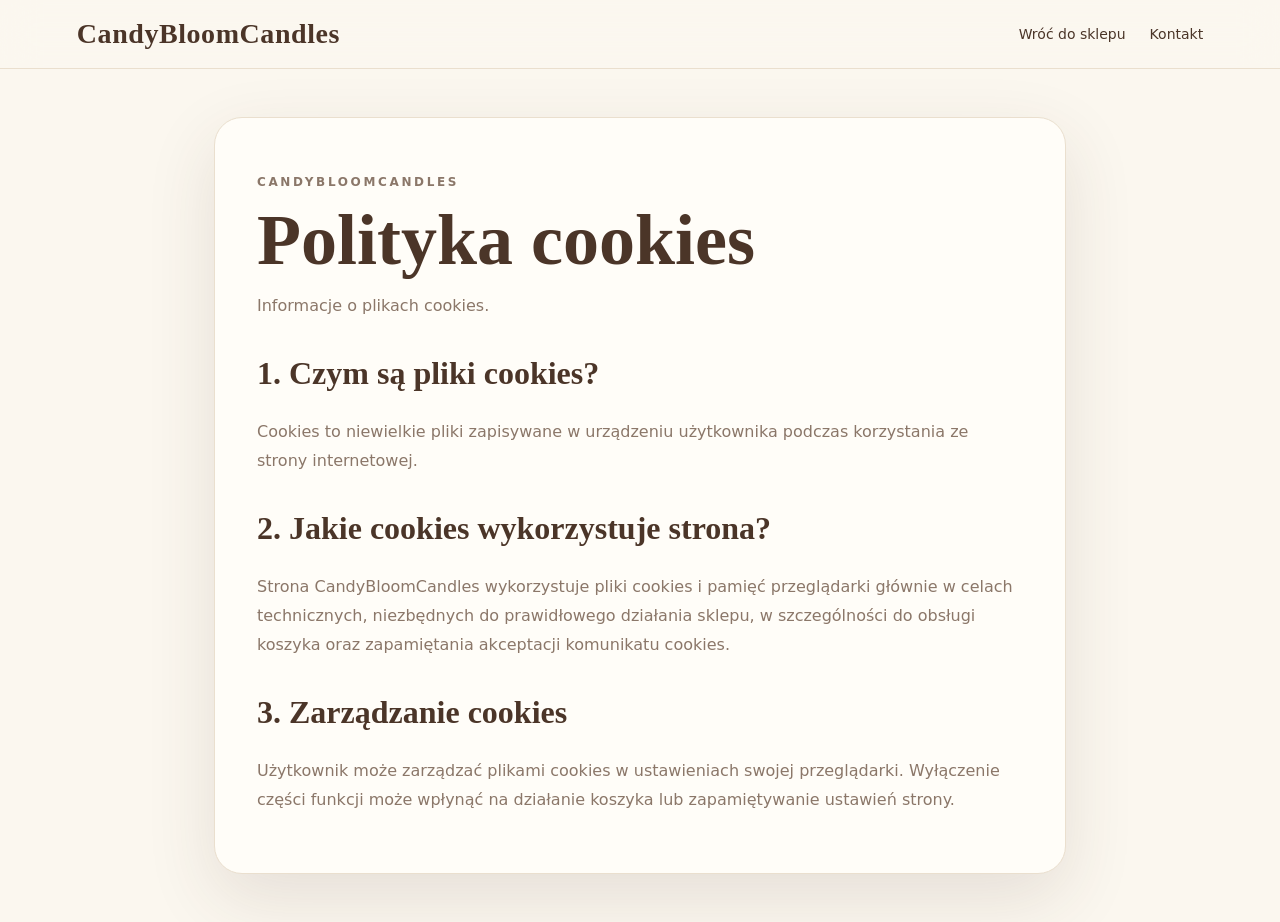
<file: cookies.html>
<!doctype html>
<html lang="pl">
<head>
  <meta charset="utf-8" />
  <meta name="viewport" content="width=device-width, initial-scale=1" />
  <title>Polityka cookies — CandyBloomCandles</title>
  <link rel="stylesheet" href="/style.css" />
  <style>
    .legal-page{padding:48px 5vw;max-width:980px;margin:auto}
    .legal-box{background:var(--paper);border:1px solid var(--line);border-radius:28px;padding:clamp(22px,4vw,42px);box-shadow:var(--shadow)}
    .legal-box h1{font-family:serif;font-size:clamp(42px,7vw,72px);line-height:.95;margin:0 0 18px}
    .legal-box h2{font-family:serif;font-size:32px;margin-top:34px}
    .legal-box p,.legal-box li{color:var(--muted);line-height:1.8}
    .legal-box strong{color:var(--brown)}
  </style>
</head>
<body>
  <header class="site-header">
    <a class="logo" href="/">CandyBloomCandles</a>
    <nav><a href="/">Wróć do sklepu</a><a href="mailto:zamowienia@candybloomcandles.pl">Kontakt</a></nav>
  </header>
  <main class="legal-page">
    <article class="legal-box">
      <p class="eyebrow">CandyBloomCandles</p>
      <h1>Polityka cookies</h1>
      <p>Informacje o plikach cookies.</p>
      
<h2>1. Czym są pliki cookies?</h2>
<p>Cookies to niewielkie pliki zapisywane w urządzeniu użytkownika podczas korzystania ze strony internetowej.</p>
<h2>2. Jakie cookies wykorzystuje strona?</h2>
<p>Strona CandyBloomCandles wykorzystuje pliki cookies i pamięć przeglądarki głównie w celach technicznych, niezbędnych do prawidłowego działania sklepu, w szczególności do obsługi koszyka oraz zapamiętania akceptacji komunikatu cookies.</p>
<h2>3. Zarządzanie cookies</h2>
<p>Użytkownik może zarządzać plikami cookies w ustawieniach swojej przeglądarki. Wyłączenie części funkcji może wpłynąć na działanie koszyka lub zapamiętywanie ustawień strony.</p>

    </article>
  </main>
</body>
</html>
</file>
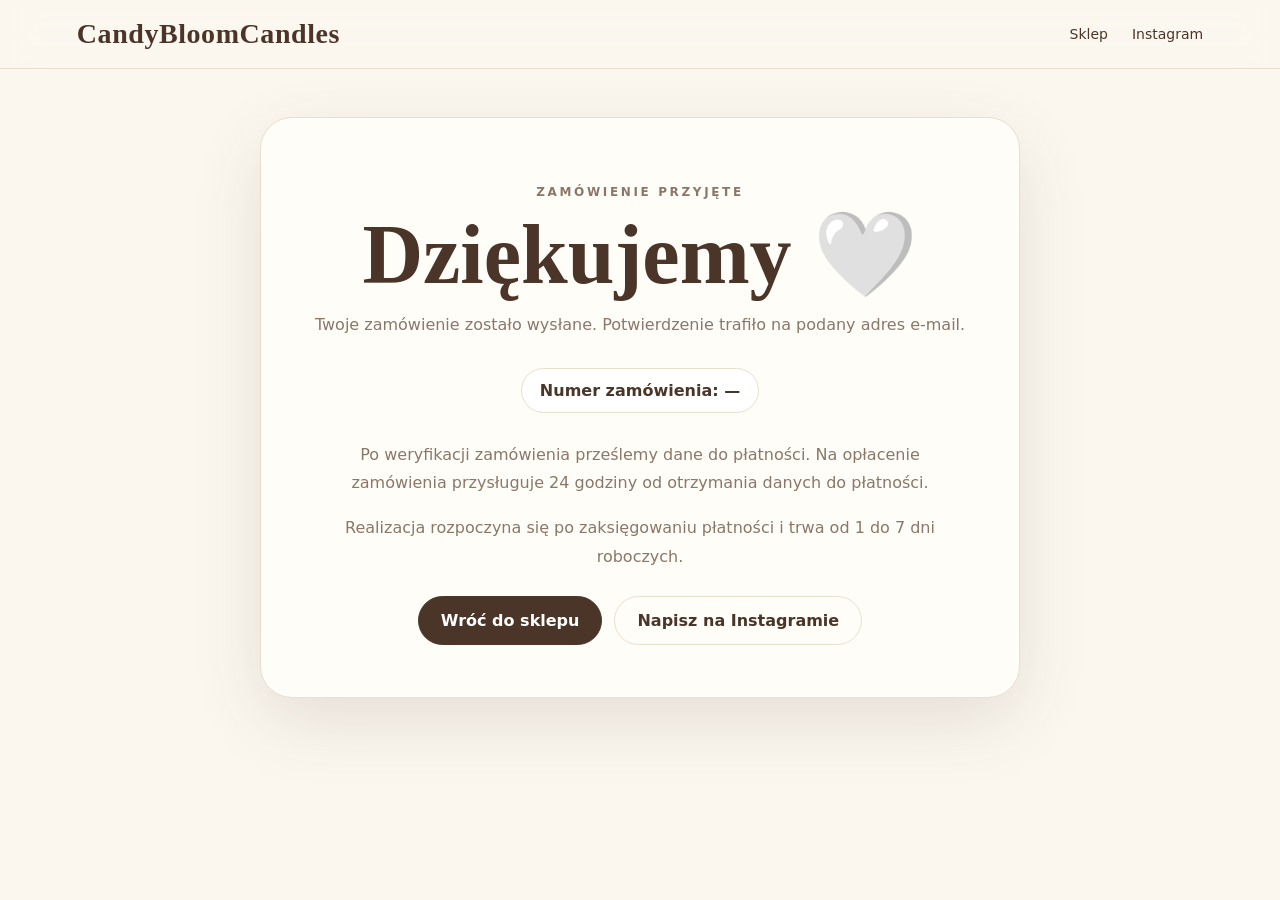
<file: dziekujemy.html>
<!doctype html>
<html lang="pl">
<head>
  <meta charset="utf-8" />
  <meta name="viewport" content="width=device-width, initial-scale=1" />
  <title>Dziękujemy za zamówienie — CandyBloomCandles</title>
  <link rel="stylesheet" href="/style.css" />
  <style>
    .thanks-page{min-height:70vh;display:grid;place-items:center;padding:48px 5vw}
    .thanks-card{max-width:760px;background:var(--paper);border:1px solid var(--line);border-radius:32px;padding:clamp(28px,5vw,52px);box-shadow:var(--shadow);text-align:center}
    .thanks-card h1{font-family:serif;font-size:clamp(48px,8vw,84px);line-height:.92;margin:0 0 18px}
    .thanks-card p{color:var(--muted);line-height:1.8}
    .order-pill{display:inline-block;background:#fff;border:1px solid var(--line);border-radius:999px;padding:12px 18px;margin:12px 0;font-weight:700;color:var(--brown)}
    .thanks-actions{display:flex;justify-content:center;gap:12px;flex-wrap:wrap;margin-top:24px}
  </style>
</head>
<body>
  <header class="site-header"><a class="logo" href="/">CandyBloomCandles</a><nav><a href="/">Sklep</a><a href="https://instagram.com/candybloom_candles" target="_blank" rel="noreferrer">Instagram</a></nav></header>
  <main class="thanks-page">
    <section class="thanks-card">
      <p class="eyebrow">Zamówienie przyjęte</p>
      <h1>Dziękujemy 🤍</h1>
      <p>Twoje zamówienie zostało wysłane. Potwierdzenie trafiło na podany adres e-mail.</p>
      <div class="order-pill" id="orderNumberBox">Numer zamówienia: —</div>
      <p>Po weryfikacji zamówienia prześlemy dane do płatności. Na opłacenie zamówienia przysługuje 24 godziny od otrzymania danych do płatności.</p>
      <p>Realizacja rozpoczyna się po zaksięgowaniu płatności i trwa od 1 do 7 dni roboczych.</p>
      <div class="thanks-actions"><a class="primary" href="/">Wróć do sklepu</a><a class="secondary" href="https://instagram.com/candybloom_candles" target="_blank" rel="noreferrer">Napisz na Instagramie</a></div>
    </section>
  </main>
  <script>
    const params = new URLSearchParams(window.location.search);
    const nr = params.get('nr') || localStorage.getItem('candy_last_order_number') || '—';
    document.getElementById('orderNumberBox').textContent = 'Numer zamówienia: ' + nr;
  </script>
</body>
</html>
</file>
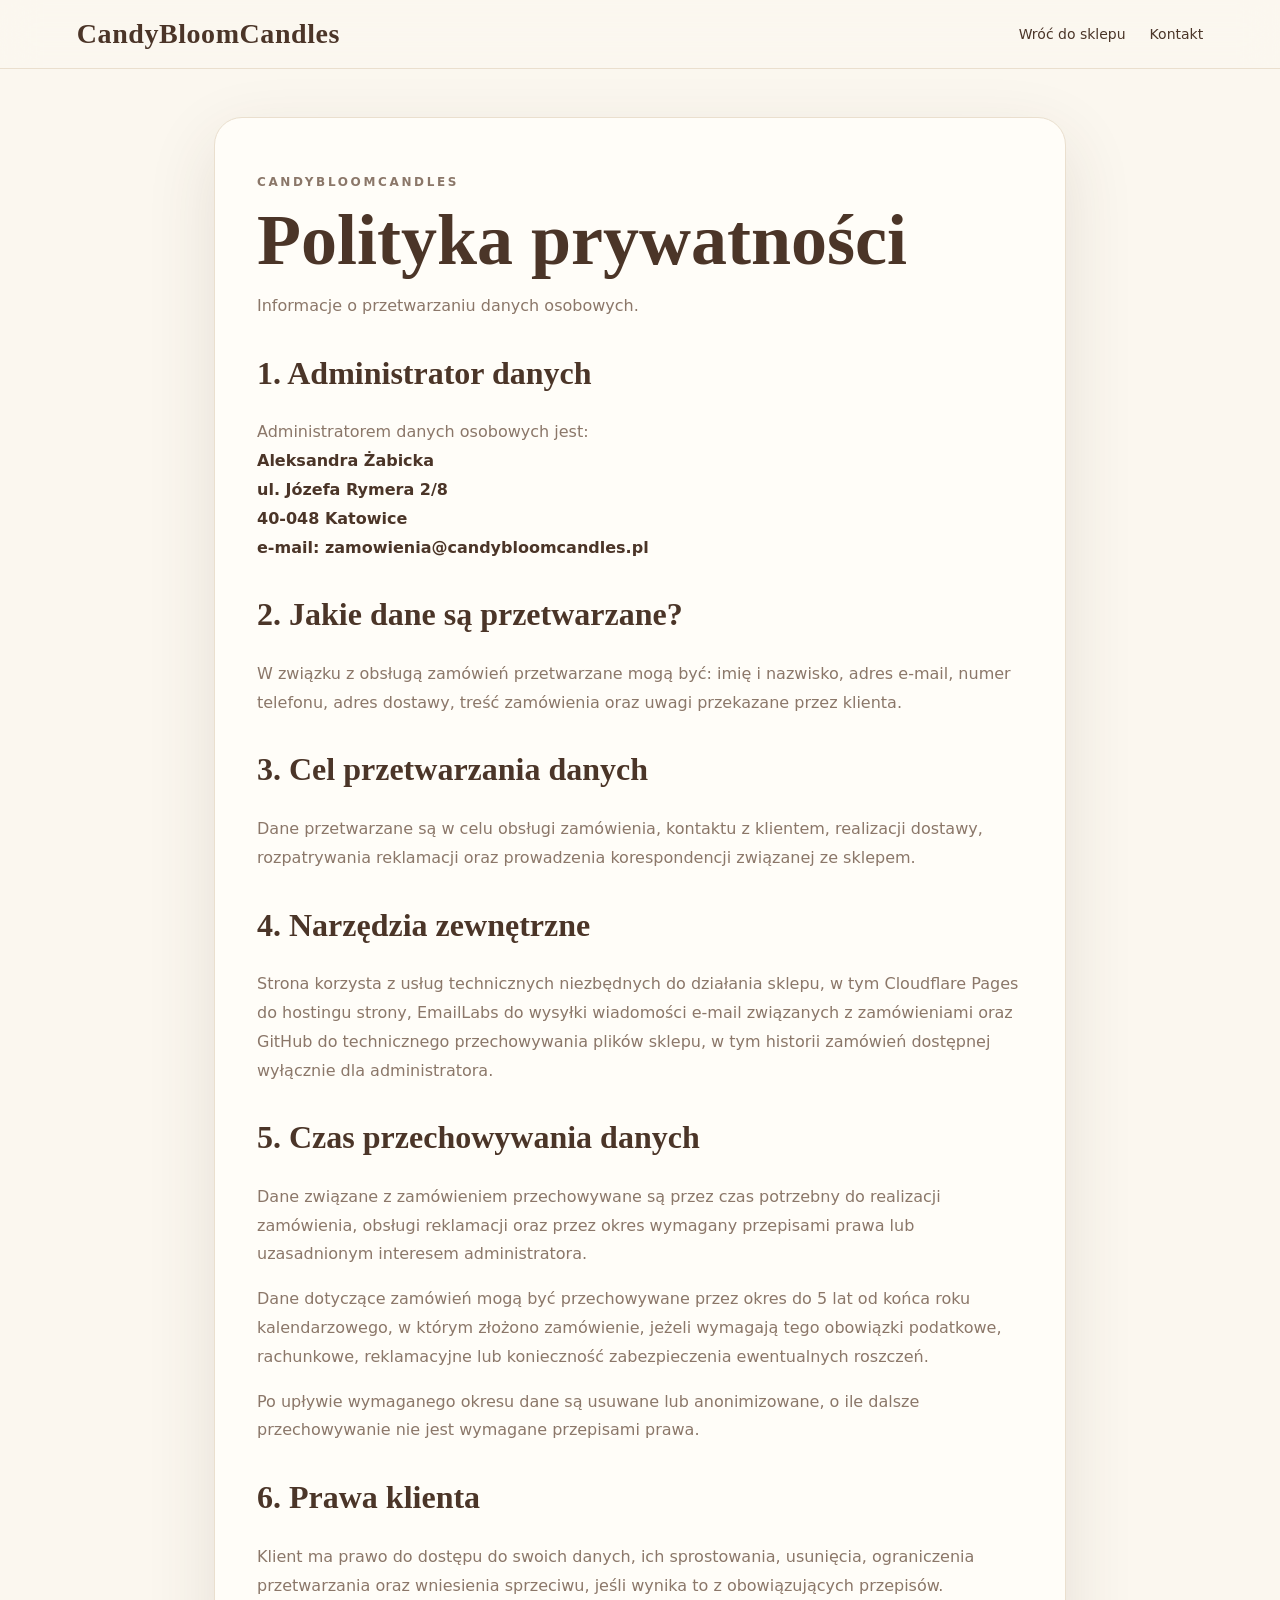
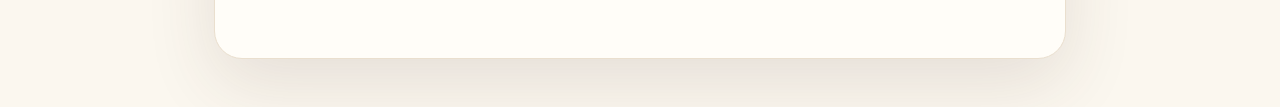
<file: polityka-prywatnosci.html>
<!doctype html>
<html lang="pl">
<head>
  <meta charset="utf-8" />
  <meta name="viewport" content="width=device-width, initial-scale=1" />
  <title>Polityka prywatności — CandyBloomCandles</title>
  <link rel="stylesheet" href="/style.css" />
  <style>
    .legal-page{padding:48px 5vw;max-width:980px;margin:auto}
    .legal-box{background:var(--paper);border:1px solid var(--line);border-radius:28px;padding:clamp(22px,4vw,42px);box-shadow:var(--shadow)}
    .legal-box h1{font-family:serif;font-size:clamp(42px,7vw,72px);line-height:.95;margin:0 0 18px}
    .legal-box h2{font-family:serif;font-size:32px;margin-top:34px}
    .legal-box p,.legal-box li{color:var(--muted);line-height:1.8}
    .legal-box strong{color:var(--brown)}
  </style>
</head>
<body>
  <header class="site-header">
    <a class="logo" href="/">CandyBloomCandles</a>
    <nav><a href="/">Wróć do sklepu</a><a href="mailto:zamowienia@candybloomcandles.pl">Kontakt</a></nav>
  </header>
  <main class="legal-page">
    <article class="legal-box">
      <p class="eyebrow">CandyBloomCandles</p>
      <h1>Polityka prywatności</h1>
      <p>Informacje o przetwarzaniu danych osobowych.</p>
      
<h2>1. Administrator danych</h2>
<p>Administratorem danych osobowych jest:<br><strong>Aleksandra Żabicka<br>
ul. Józefa Rymera 2/8<br>
40-048 Katowice<br>
e-mail: <a href="mailto:zamowienia@candybloomcandles.pl">zamowienia@candybloomcandles.pl</a></strong></p>
<h2>2. Jakie dane są przetwarzane?</h2>
<p>W związku z obsługą zamówień przetwarzane mogą być: imię i nazwisko, adres e-mail, numer telefonu, adres dostawy, treść zamówienia oraz uwagi przekazane przez klienta.</p>
<h2>3. Cel przetwarzania danych</h2>
<p>Dane przetwarzane są w celu obsługi zamówienia, kontaktu z klientem, realizacji dostawy, rozpatrywania reklamacji oraz prowadzenia korespondencji związanej ze sklepem.</p>
<h2>4. Narzędzia zewnętrzne</h2>
<p>Strona korzysta z usług technicznych niezbędnych do działania sklepu, w tym Cloudflare Pages do hostingu strony, EmailLabs do wysyłki wiadomości e-mail związanych z zamówieniami oraz GitHub do technicznego przechowywania plików sklepu, w tym historii zamówień dostępnej wyłącznie dla administratora.</p>
<h2>5. Czas przechowywania danych</h2>
<p>Dane związane z zamówieniem przechowywane są przez czas potrzebny do realizacji zamówienia, obsługi reklamacji oraz przez okres wymagany przepisami prawa lub uzasadnionym interesem administratora.</p>
<p>Dane dotyczące zamówień mogą być przechowywane przez okres do 5 lat od końca roku kalendarzowego, w którym złożono zamówienie, jeżeli wymagają tego obowiązki podatkowe, rachunkowe, reklamacyjne lub konieczność zabezpieczenia ewentualnych roszczeń.</p>
<p>Po upływie wymaganego okresu dane są usuwane lub anonimizowane, o ile dalsze przechowywanie nie jest wymagane przepisami prawa.</p>
<h2>6. Prawa klienta</h2>
<p>Klient ma prawo do dostępu do swoich danych, ich sprostowania, usunięcia, ograniczenia przetwarzania oraz wniesienia sprzeciwu, jeśli wynika to z obowiązujących przepisów.</p>

    </article>
  </main>
</body>
</html>
</file>
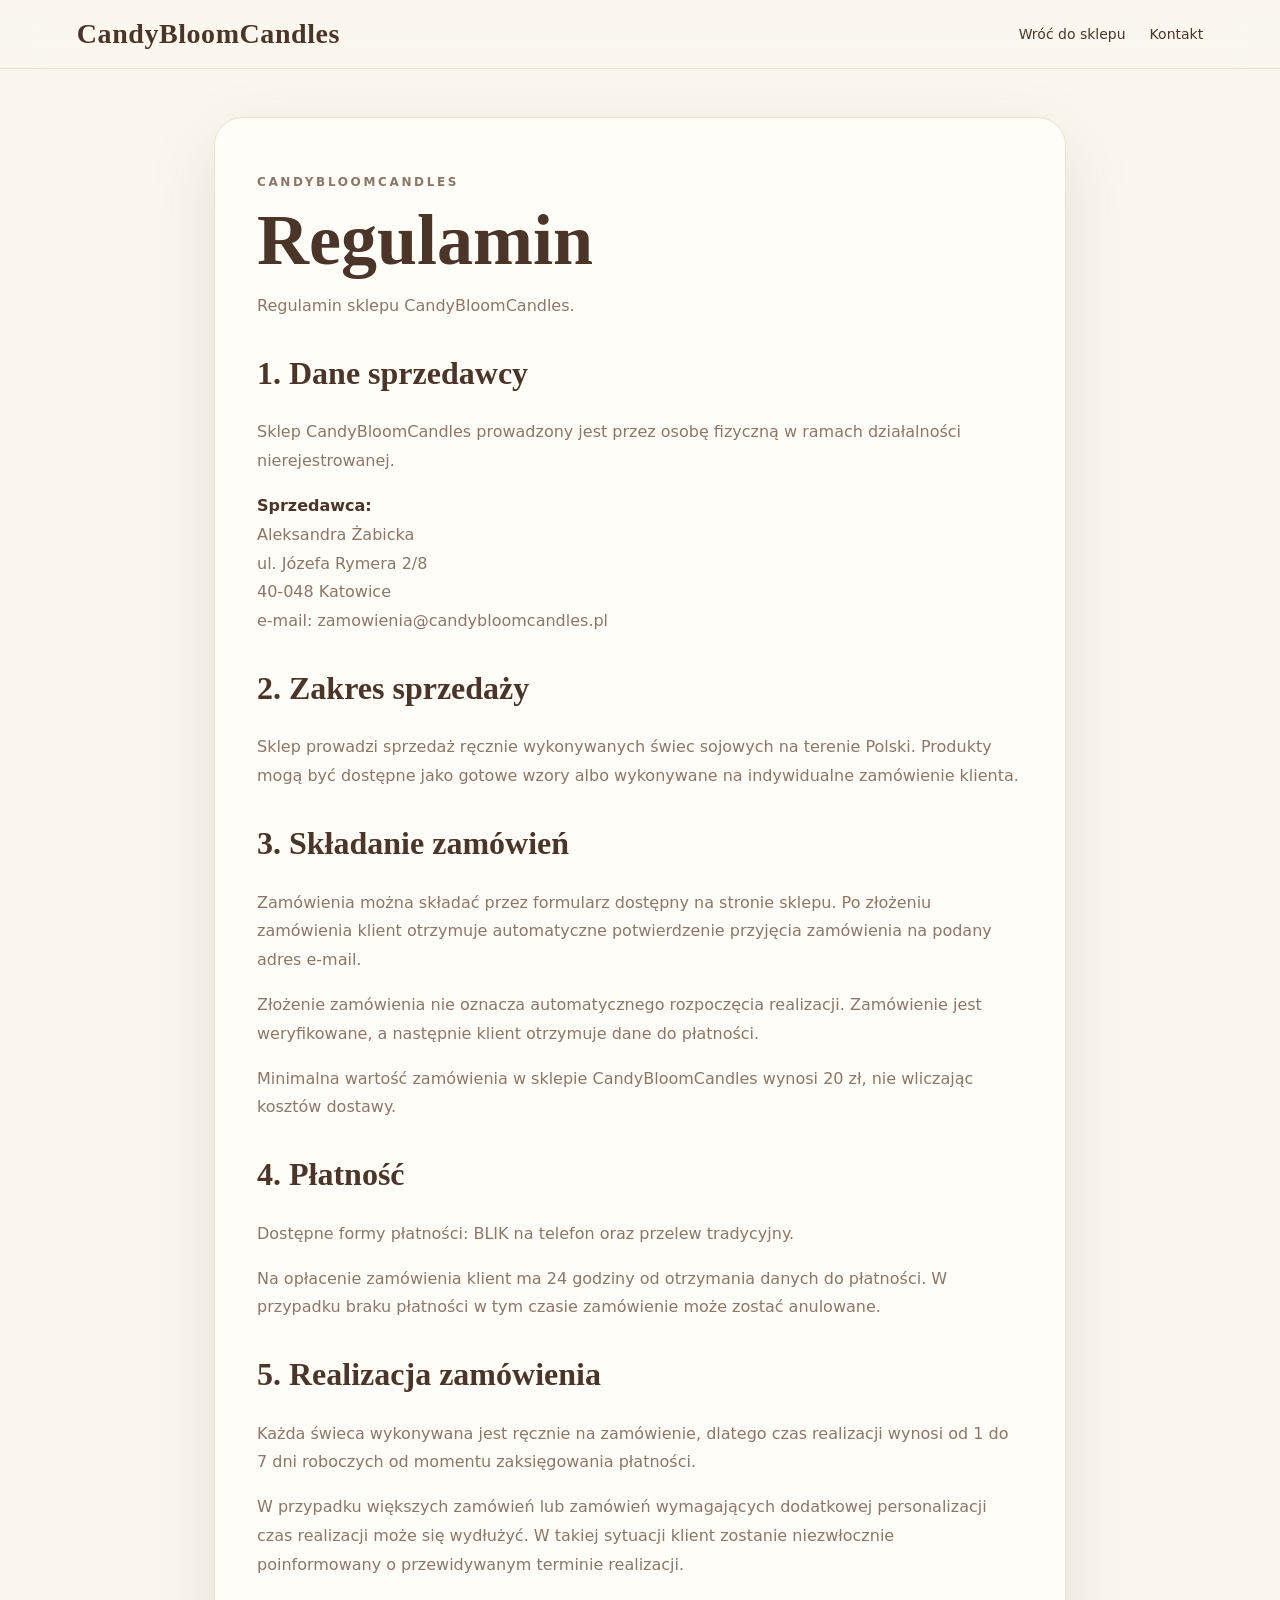
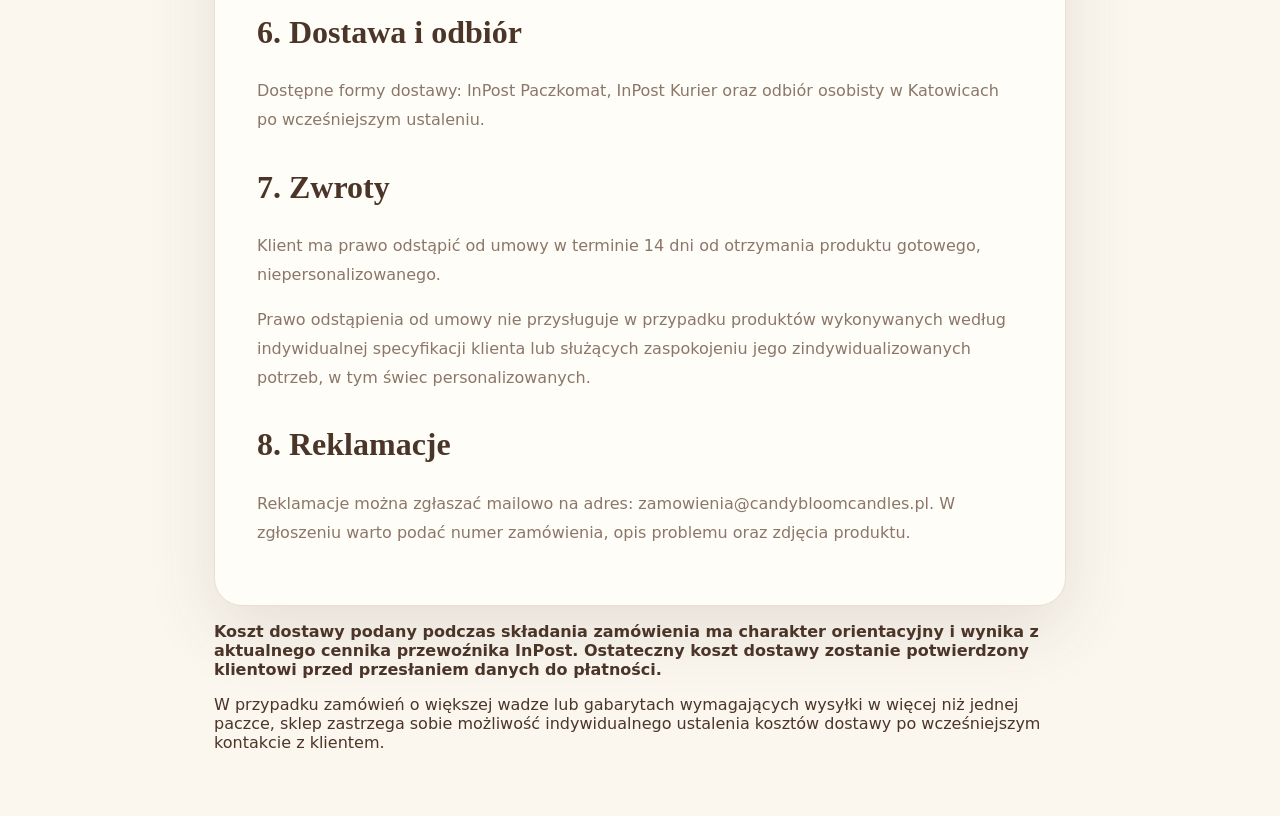
<file: regulamin.html>
<!doctype html>
<html lang="pl">
<head>
  <meta charset="utf-8" />
  <meta name="viewport" content="width=device-width, initial-scale=1" />
  <title>Regulamin — CandyBloomCandles</title>
  <link rel="stylesheet" href="/style.css" />
  <style>
    .legal-page{padding:48px 5vw;max-width:980px;margin:auto}
    .legal-box{background:var(--paper);border:1px solid var(--line);border-radius:28px;padding:clamp(22px,4vw,42px);box-shadow:var(--shadow)}
    .legal-box h1{font-family:serif;font-size:clamp(42px,7vw,72px);line-height:.95;margin:0 0 18px}
    .legal-box h2{font-family:serif;font-size:32px;margin-top:34px}
    .legal-box p,.legal-box li{color:var(--muted);line-height:1.8}
    .legal-box strong{color:var(--brown)}
  </style>
</head>
<body>
  <header class="site-header">
    <a class="logo" href="/">CandyBloomCandles</a>
    <nav><a href="/">Wróć do sklepu</a><a href="mailto:zamowienia@candybloomcandles.pl">Kontakt</a></nav>
  </header>
  <main class="legal-page">
    <article class="legal-box">
      <p class="eyebrow">CandyBloomCandles</p>
      <h1>Regulamin</h1>
      <p>Regulamin sklepu CandyBloomCandles.</p>
      
<h2>1. Dane sprzedawcy</h2>
<p>Sklep CandyBloomCandles prowadzony jest przez osobę fizyczną w ramach działalności nierejestrowanej.</p>
<p><strong>Sprzedawca:</strong><br>Aleksandra Żabicka<br>
ul. Józefa Rymera 2/8<br>
40-048 Katowice<br>
e-mail: <a href="mailto:zamowienia@candybloomcandles.pl">zamowienia@candybloomcandles.pl</a></p>
<h2>2. Zakres sprzedaży</h2>
<p>Sklep prowadzi sprzedaż ręcznie wykonywanych świec sojowych na terenie Polski. Produkty mogą być dostępne jako gotowe wzory albo wykonywane na indywidualne zamówienie klienta.</p>
<h2>3. Składanie zamówień</h2>
<p>Zamówienia można składać przez formularz dostępny na stronie sklepu. Po złożeniu zamówienia klient otrzymuje automatyczne potwierdzenie przyjęcia zamówienia na podany adres e-mail.</p>
<p>Złożenie zamówienia nie oznacza automatycznego rozpoczęcia realizacji. Zamówienie jest weryfikowane, a następnie klient otrzymuje dane do płatności.</p>
<p>Minimalna wartość zamówienia w sklepie CandyBloomCandles wynosi 20 zł, nie wliczając kosztów dostawy.</p>
<h2>4. Płatność</h2>
<p>Dostępne formy płatności: BLIK na telefon oraz przelew tradycyjny.</p>
<p>Na opłacenie zamówienia klient ma 24 godziny od otrzymania danych do płatności. W przypadku braku płatności w tym czasie zamówienie może zostać anulowane.</p>
<h2>5. Realizacja zamówienia</h2>
<p>Każda świeca wykonywana jest ręcznie na zamówienie, dlatego czas realizacji wynosi od 1 do 7 dni roboczych od momentu zaksięgowania płatności.</p>
<p>W przypadku większych zamówień lub zamówień wymagających dodatkowej personalizacji czas realizacji może się wydłużyć. W takiej sytuacji klient zostanie niezwłocznie poinformowany o przewidywanym terminie realizacji.</p>
<h2>6. Dostawa i odbiór</h2>
<p>Dostępne formy dostawy: InPost Paczkomat, InPost Kurier oraz odbiór osobisty w Katowicach po wcześniejszym ustaleniu.</p>
<h2>7. Zwroty</h2>
<p>Klient ma prawo odstąpić od umowy w terminie 14 dni od otrzymania produktu gotowego, niepersonalizowanego.</p>
<p>Prawo odstąpienia od umowy nie przysługuje w przypadku produktów wykonywanych według indywidualnej specyfikacji klienta lub służących zaspokojeniu jego zindywidualizowanych potrzeb, w tym świec personalizowanych.</p>
<h2>8. Reklamacje</h2>
<p>Reklamacje można zgłaszać mailowo na adres: <a href="mailto:zamowienia@candybloomcandles.pl">zamowienia@candybloomcandles.pl</a>. W zgłoszeniu warto podać numer zamówienia, opis problemu oraz zdjęcia produktu.</p>

    </article>
  <p><strong>Koszt dostawy podany podczas składania zamówienia ma charakter orientacyjny i wynika z aktualnego cennika przewoźnika InPost. Ostateczny koszt dostawy zostanie potwierdzony klientowi przed przesłaniem danych do płatności.</strong></p>
<p>W przypadku zamówień o większej wadze lub gabarytach wymagających wysyłki w więcej niż jednej paczce, sklep zastrzega sobie możliwość indywidualnego ustalenia kosztów dostawy po wcześniejszym kontakcie z klientem.</p>
</main>
</body>
</html>
</file>
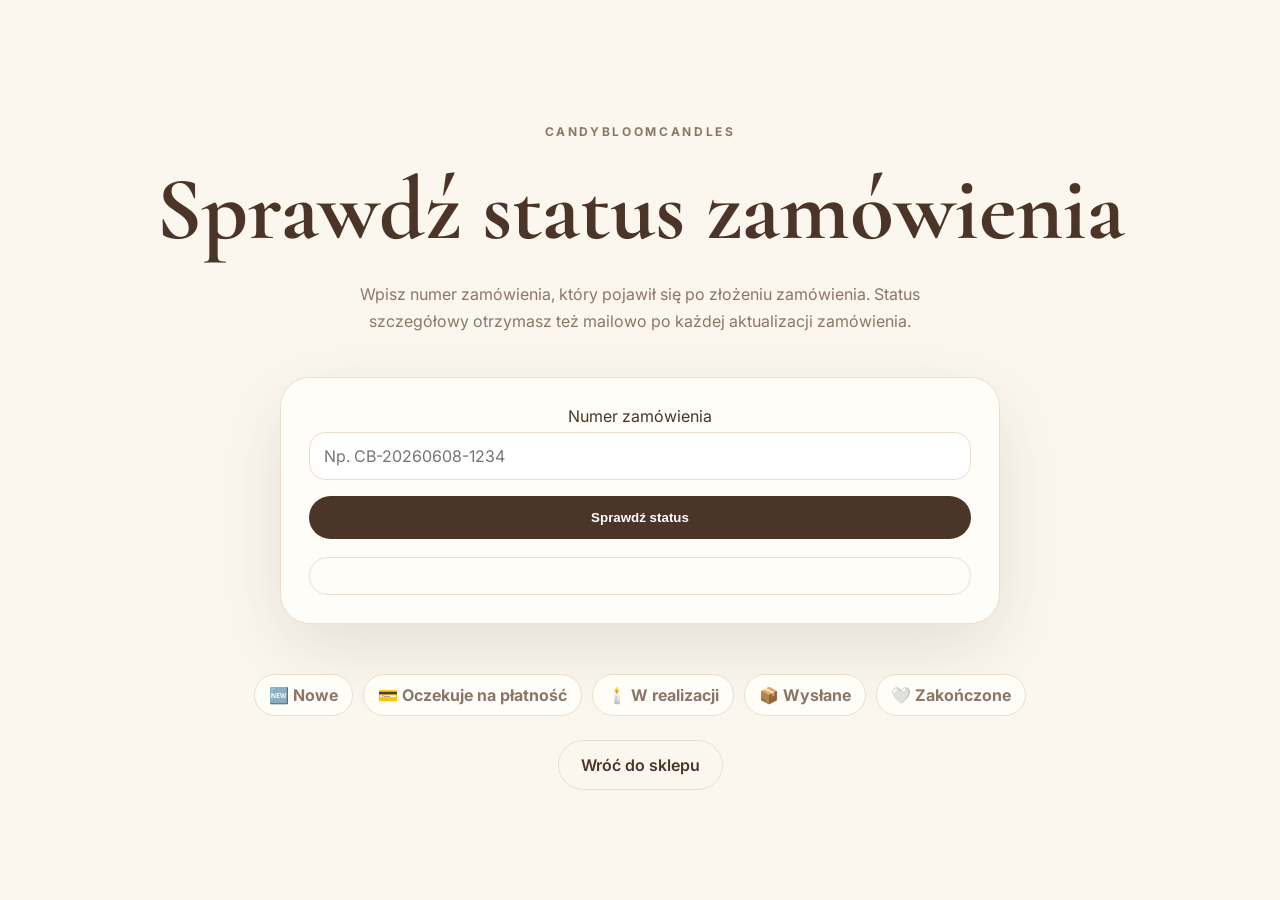
<file: status.html>
<!doctype html>
<html lang="pl">
<head>
  <meta charset="utf-8" />
  <meta name="viewport" content="width=device-width, initial-scale=1" />
  <title>Status zamówienia — CandyBloomCandles</title>
  <link rel="preconnect" href="https://fonts.googleapis.com">
  <link rel="preconnect" href="https://fonts.gstatic.com" crossorigin>
  <link href="https://fonts.googleapis.com/css2?family=Cormorant+Garamond:wght@500;600;700&family=Inter:wght@300;400;500;600&display=swap" rel="stylesheet">
  <link rel="stylesheet" href="/style.css" />
</head>
<body>
  <main class="thanks">
    <p class="eyebrow">CandyBloomCandles</p>
    <h1>Sprawdź status zamówienia</h1>
    <p>Wpisz numer zamówienia, który pojawił się po złożeniu zamówienia. Status szczegółowy otrzymasz też mailowo po każdej aktualizacji zamówienia.</p>

    <div class="thanks-box">
      <label>Numer zamówienia
        <input id="statusOrderNumber" placeholder="Np. CB-20260608-1234">
      </label>
      <button class="primary full" type="button" onclick="checkStatus()">Sprawdź status</button>
      <div id="statusResult" class="status-result"></div>
    </div>

    <div class="status-steps">
      <span>🆕 Nowe</span>
      <span>💳 Oczekuje na płatność</span>
      <span>🕯️ W realizacji</span>
      <span>📦 Wysłane</span>
      <span>🤍 Zakończone</span>
    </div>

    <a class="secondary" href="/">Wróć do sklepu</a>
  </main>

  <script>
    function checkStatus(){
      const value = document.getElementById('statusOrderNumber').value.trim();
      const last = localStorage.getItem('candy_last_order_number');
      const result = document.getElementById('statusResult');

      if(!value){
        result.innerHTML = '<p class="small-note">Wpisz numer zamówienia.</p>';
        return;
      }

      if(last && value === last){
        result.innerHTML = '<h2>Status: Nowe</h2><p>Twoje zamówienie zostało zapisane. Po potwierdzeniu realizacji wyślemy sposób płatności oraz informacje o wysyłce.</p>';
      } else {
        result.innerHTML = '<h2>Status sprawdzimy ręcznie</h2><p>Nie znaleziono zamówienia w pamięci tej przeglądarki. Napisz do nas z numerem zamówienia na Instagramie, Facebooku albo mailowo.</p>';
      }
    }

    const last = localStorage.getItem('candy_last_order_number');
    if(last) document.getElementById('statusOrderNumber').value = last;
  </script>
</body>
</html>
</file>
<file: style.css>
:root{--cream:#fbf7ef;--paper:#fffdf8;--beige:#e8ddcf;--brown:#4b3528;--muted:#8b7769;--gold:#b99864;--line:#eadfce;--shadow:0 24px 70px rgba(75,53,40,.12)}*{box-sizing:border-box}html{scroll-behavior:smooth}body{margin:0;background:var(--cream);color:var(--brown);font-family:Inter,system-ui,sans-serif}img{max-width:100%;display:block}a{color:inherit;text-decoration:none}.site-header{position:sticky;top:0;z-index:10;background:rgba(251,247,239,.88);backdrop-filter:blur(18px);border-bottom:1px solid var(--line);display:flex;justify-content:space-between;align-items:center;padding:18px 6vw}.logo{font-family:'Cormorant Garamond',serif;font-size:28px;font-weight:700;letter-spacing:.02em}nav{display:flex;align-items:center;gap:24px;font-size:14px}.cart-button{border:1px solid var(--brown);background:var(--brown);color:white;border-radius:999px;padding:10px 16px;cursor:pointer}#cartCount{display:inline-flex;min-width:22px;height:22px;border-radius:50%;background:white;color:var(--brown);align-items:center;justify-content:center;margin-left:6px}.hero{display:grid;grid-template-columns:1.05fr .95fr;gap:6vw;align-items:center;min-height:78vh;padding:7vw 6vw 5vw}.eyebrow{text-transform:uppercase;letter-spacing:.22em;font-size:12px;color:var(--gold);font-weight:700}.hero h1,.section h2,.contact h2,.thanks h1{font-family:'Cormorant Garamond',serif;font-weight:700;line-height:.96;margin:12px 0;font-size:clamp(46px,7vw,92px)}.hero-copy{font-size:18px;line-height:1.8;color:var(--muted);max-width:620px}.hero-actions{display:flex;gap:12px;margin-top:28px;flex-wrap:wrap}.primary,.secondary{display:inline-flex;align-items:center;justify-content:center;border-radius:999px;padding:14px 22px;font-weight:600}.primary{background:var(--brown);color:#fff;border:1px solid var(--brown)}.secondary{background:transparent;border:1px solid var(--line);color:var(--brown)}.hero-image{border-radius:34px;overflow:hidden;box-shadow:var(--shadow);background:var(--beige)}.hero-image img{width:100%;height:620px;object-fit:cover}.intro{margin:0 6vw 5vw;background:var(--paper);border:1px solid var(--line);border-radius:28px;display:grid;grid-template-columns:repeat(3,1fr);box-shadow:var(--shadow);overflow:hidden}.intro div{padding:28px;border-right:1px solid var(--line)}.intro div:last-child{border-right:0}.intro strong{display:block;font-family:'Cormorant Garamond',serif;font-size:28px}.intro span{display:block;color:var(--muted);margin-top:8px}.section{padding:6vw}.section-heading{max-width:720px;margin-bottom:34px}.section h2,.contact h2{font-size:clamp(38px,5vw,68px)}.section-heading p{color:var(--muted);line-height:1.7}.filters{display:flex;gap:10px;flex-wrap:wrap;margin-bottom:26px}.filter{border:1px solid var(--line);background:var(--paper);border-radius:999px;padding:10px 16px;cursor:pointer;color:var(--brown)}.filter.active{background:var(--brown);color:#fff}.products-grid{display:grid;grid-template-columns:repeat(3,1fr);gap:24px}.product{background:var(--paper);border:1px solid var(--line);border-radius:28px;overflow:hidden;box-shadow:0 15px 45px rgba(75,53,40,.08)}.product-image{height:360px;background:var(--beige);overflow:hidden}.product-image img{width:100%;height:100%;object-fit:cover}.product-body{padding:22px}.product-body h3{font-family:'Cormorant Garamond',serif;font-size:30px;margin:0 0 8px}.product-body p{color:var(--muted);line-height:1.6}.price{font-weight:700;font-size:22px;margin:12px 0}.product label,.cart-card label{display:block;font-size:13px;font-weight:600;margin-top:12px;color:var(--brown)}select,input,textarea{width:100%;border:1px solid var(--line);border-radius:16px;background:#fff;padding:13px 14px;margin-top:6px;font:inherit;color:var(--brown)}.add{width:100%;margin-top:16px;border:0;border-radius:999px;background:var(--brown);color:#fff;padding:14px 18px;font-weight:700;cursor:pointer}.steps{display:grid;grid-template-columns:repeat(3,1fr);gap:20px}.steps article{background:var(--paper);border:1px solid var(--line);border-radius:26px;padding:28px}.steps span{color:var(--gold);font-weight:700}.steps h3{font-family:'Cormorant Garamond',serif;font-size:30px;margin:10px 0}.steps p,.contact p{color:var(--muted);line-height:1.7}.contact{background:var(--paper);border-top:1px solid var(--line);border-bottom:1px solid var(--line);text-align:center}.cart-panel{position:fixed;inset:0;background:rgba(30,20,14,.35);z-index:99;display:none;justify-content:flex-end}.cart-panel.open{display:flex}.cart-card{width:min(520px,100%);height:100%;overflow:auto;background:var(--paper);padding:28px;box-shadow:var(--shadow);position:relative}.close{position:absolute;right:20px;top:18px;border:0;background:transparent;font-size:34px;cursor:pointer;color:var(--brown)}.cart-card h2{font-family:'Cormorant Garamond',serif;font-size:46px;margin:28px 0 18px}.cart-item{border-bottom:1px solid var(--line);padding:14px 0;display:grid;grid-template-columns:1fr auto;gap:10px}.cart-item small{color:var(--muted);display:block;margin-top:5px}.remove{border:1px solid var(--line);background:white;border-radius:999px;padding:8px 10px;cursor:pointer}.total{display:flex;justify-content:space-between;margin:22px 0;font-size:20px}.full{width:100%;border:0;margin-top:16px}.small-note{font-size:12px;color:var(--muted);line-height:1.6}.hidden{display:none}footer{padding:34px 6vw;display:flex;justify-content:space-between;gap:20px;color:var(--muted);border-top:1px solid var(--line)}footer strong{font-family:'Cormorant Garamond',serif;font-size:26px;color:var(--brown)}.thanks{min-height:100vh;display:flex;flex-direction:column;align-items:center;justify-content:center;text-align:center;padding:8vw}.thanks p{max-width:580px;color:var(--muted);line-height:1.7}@media(max-width:900px){.site-header{align-items:flex-start;gap:14px;flex-direction:column}nav{gap:12px;flex-wrap:wrap}.hero{grid-template-columns:1fr;padding-top:44px}.hero-image img{height:430px}.intro,.products-grid,.steps{grid-template-columns:1fr}.intro div{border-right:0;border-bottom:1px solid var(--line)}.intro div:last-child{border-bottom:0}.section{padding:58px 20px}.hero{padding:48px 20px}.site-header{padding:16px 20px}.product-image{height:300px}footer{flex-direction:column;padding:28px 20px}}


/* CandyBloom v3 */
.product {
  display: flex;
  flex-direction: column;
}

.product-image {
  height: 360px;
  display: flex;
  align-items: center;
  justify-content: center;
}

.product-image img {
  object-fit: contain;
  background: #f8f4ed;
  padding: 10px;
}

.product-body {
  display: flex;
  flex-direction: column;
  flex: 1;
}

.product-body p:not(.eyebrow) {
  min-height: 76px;
}

.product-footer {
  margin-top: auto;
}

.price {
  margin: 12px 0 10px;
}

.premium-cart-item {
  display: grid;
  grid-template-columns: 92px 1fr;
  gap: 14px;
  align-items: start;
  padding: 18px 0;
}

.cart-thumb {
  width: 92px;
  height: 92px;
  border-radius: 18px;
  object-fit: contain;
  background: #f8f4ed;
  border: 1px solid var(--line);
  padding: 6px;
}

.cart-info {
  min-width: 0;
}

.cart-topline,
.cart-bottomline {
  display: flex;
  align-items: flex-start;
  justify-content: space-between;
  gap: 12px;
}

.cart-topline strong {
  display: block;
  line-height: 1.25;
}

.cart-topline small {
  color: var(--muted);
  display: block;
  margin-top: 4px;
}

.qty-box {
  display: inline-flex;
  align-items: center;
  gap: 10px;
  border: 1px solid var(--line);
  background: #fff;
  border-radius: 999px;
  padding: 5px 8px;
  margin-top: 10px;
}

.qty-box button {
  width: 30px;
  height: 30px;
  border: 0;
  border-radius: 50%;
  background: var(--cream);
  color: var(--brown);
  font-size: 18px;
  cursor: pointer;
}

.qty-box span {
  min-width: 20px;
  text-align: center;
  font-weight: 700;
}

.hidden-field {
  display: none !important;
}

.custom-field input {
  background: #fffdf8;
}

@media(max-width: 520px) {
  .premium-cart-item {
    grid-template-columns: 76px 1fr;
  }

  .cart-thumb {
    width: 76px;
    height: 76px;
    border-radius: 15px;
  }

  .cart-card {
    padding: 22px 18px;
  }
}


/* CandyBloom v4 — premium image framing + icons */
.product-image {
  height: 360px;
  overflow: hidden;
  background: var(--beige);
}

.product-image img {
  width: 100%;
  height: 100%;
  object-fit: cover;
  padding: 0;
  transition: transform .35s ease;
}

.product:hover .product-image img {
  transform: scale(1.03);
}

.cart-thumb {
  object-fit: cover;
  padding: 0;
  overflow: hidden;
}

.contact-actions {
  display: flex;
  gap: 12px;
  justify-content: center;
  flex-wrap: wrap;
  margin-top: 24px;
}

.contact-pill {
  display: inline-flex;
  align-items: center;
  gap: 9px;
  border: 1px solid var(--line);
  background: var(--cream);
  border-radius: 999px;
  padding: 13px 18px;
  font-weight: 700;
}

.icon {
  display: inline-flex;
  width: 24px;
  height: 24px;
  align-items: center;
  justify-content: center;
  border-radius: 50%;
  background: var(--brown);
  color: white;
  font-size: 13px;
  line-height: 1;
}

.premium-footer {
  align-items: flex-start;
}

.premium-footer > div:first-child {
  display: grid;
  gap: 8px;
}

.footer-links {
  display: flex;
  gap: 14px;
  align-items: center;
  flex-wrap: wrap;
  justify-content: flex-end;
}

.footer-links a,
.footer-links span {
  display: inline-flex;
  align-items: center;
  gap: 8px;
}

@media(max-width:900px){
  .footer-links {
    justify-content: flex-start;
  }
}


/* CandyBloom v4.1 — emoji nav + thank you page */
nav a {
  display: inline-flex;
  align-items: center;
  gap: 6px;
}

.thanks-box {
  background: var(--paper);
  border: 1px solid var(--line);
  border-radius: 30px;
  padding: 28px;
  box-shadow: var(--shadow);
  margin: 26px 0;
  max-width: 720px;
  width: 100%;
}

.thanks-box h2 {
  font-family: 'Cormorant Garamond', serif;
  font-size: 34px;
  margin: 0 0 10px;
}

.copy-card {
  margin-top: 22px;
  background: var(--cream);
  border: 1px solid var(--line);
  border-radius: 22px;
  padding: 18px;
  text-align: left;
}

.copy-card textarea {
  min-height: 120px;
  resize: vertical;
}

.copy-btn {
  margin-top: 12px;
}

.thanks-actions {
  display: flex;
  justify-content: center;
  gap: 12px;
  flex-wrap: wrap;
}

/* CandyBloom v4.3 — Facebook, order number, status */
.order-number {
  font-family: 'Cormorant Garamond', serif;
  font-size: clamp(34px, 7vw, 62px);
  font-weight: 700;
  color: var(--brown);
  margin: 8px 0;
}
.status-steps {
  display: flex;
  gap: 10px;
  flex-wrap: wrap;
  justify-content: center;
  margin: 22px 0 32px;
  max-width: 900px;
}
.status-steps span {
  background: var(--paper);
  border: 1px solid var(--line);
  border-radius: 999px;
  padding: 10px 14px;
  color: var(--brown);
  font-weight: 700;
}
.status-result {
  margin-top: 18px;
  text-align: left;
  background: var(--cream);
  border: 1px solid var(--line);
  border-radius: 20px;
  padding: 18px;
}
.status-result h2 {
  font-family: 'Cormorant Garamond', serif;
  font-size: 32px;
  margin: 0 0 8px;
}


/* CandyBloom v5.6 — weight and scent pricing */
.product-weight {
  color: var(--muted);
  font-size: 13px;
  font-weight: 700;
  margin: 8px 0 0;
}

.cart-info .small-note strong {
  color: var(--brown);
}


/* CandyBloom v1.2 — dostawa i statusy */
#deliverySummary{
  background:#fff;
  border:1px solid var(--line);
  border-radius:16px;
  padding:12px 14px;
  margin-top:10px;
}
.status-result{
  margin-top:18px;
  background:var(--paper);
  border:1px solid var(--line);
  border-radius:22px;
  padding:18px;
}
.status-steps{
  display:flex;
  gap:10px;
  flex-wrap:wrap;
  justify-content:center;
  margin:24px 0;
}
.status-steps span{
  background:var(--paper);
  border:1px solid var(--line);
  border-radius:999px;
  padding:10px 14px;
  color:var(--muted);
  font-weight:700;
}

/* CandyBloom — minimum zamówienia */
.minimum-order-note{
  background:#fff;
  border:1px solid var(--line);
  border-radius:16px;
  padding:12px 14px;
  margin:10px 0 16px;
}
.minimum-order-note.warning{
  border-color:#d8b6a6;
  color:#8b2f1d;
}
.minimum-order-note.ok{
  border-color:#bde8ca;
  color:#1e6b3a;
}


/* CandyBloom — podsumowanie koszyka i minimum zamówienia */
.cart-delivery-line{
  font-size:16px;
  color:var(--muted);
  margin-top:4px;
}
.cart-final-line{
  border-top:1px solid var(--line);
  padding-top:12px;
  margin-top:10px;
}
.minimum-order-note{
  background:#fff;
  border:1px solid var(--line);
  border-radius:16px;
  padding:12px 14px;
  margin:10px 0 16px;
}
.minimum-order-note.warning{
  border-color:#d8b6a6;
  color:#8b2f1d;
}
.minimum-order-note.ok{
  border-color:#bde8ca;
  color:#1e6b3a;
}

/* CandyBloom — elegancka akceptacja regulaminu */
.checkbox-consent{
  display:flex;
  align-items:flex-start;
  gap:12px;
  margin:18px 0;
  padding:14px 16px;
  background:#f7eee8;
  border:1px solid #eadfd7;
  border-radius:16px;
}

.checkbox-consent input[type="checkbox"]{
  flex:0 0 auto;
  width:18px;
  height:18px;
  margin:3px 0 0;
  accent-color:#4d3528;
  cursor:pointer;
}

.checkbox-consent label{
  margin:0;
  font-size:14px;
  line-height:1.55;
  color:#4d3528;
  cursor:pointer;
  font-weight:600;
}

.checkbox-consent a{
  color:#4d3528;
  font-weight:800;
  text-decoration:underline;
  text-underline-offset:3px;
}

.checkbox-consent a:hover{
  opacity:.8;
}
</file>
